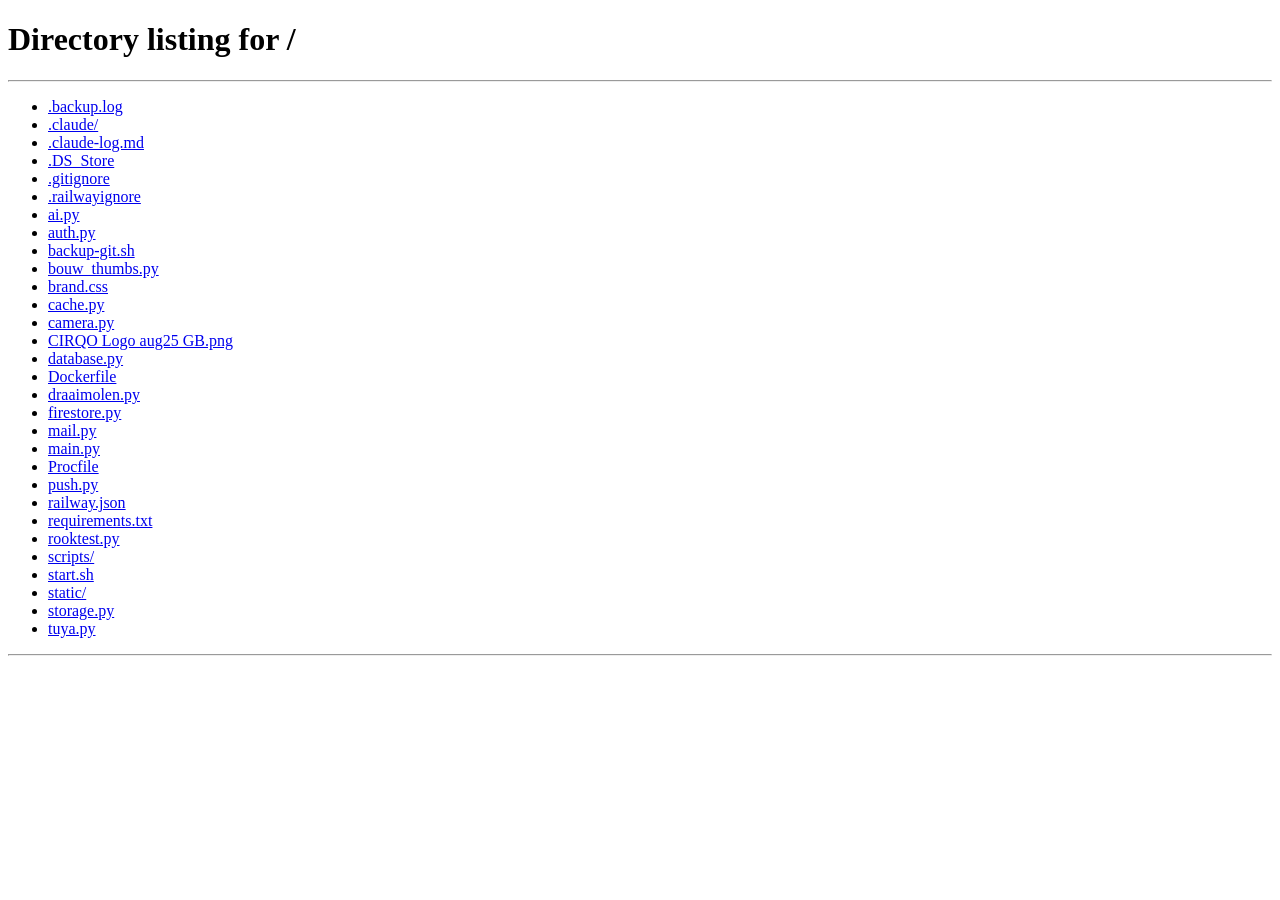
<file: static/beheer.html>
<!DOCTYPE html>
<html lang="nl">
<head>
  <meta charset="UTF-8">
  <meta name="viewport" content="width=device-width, initial-scale=1.0, viewport-fit=cover, maximum-scale=1.0, user-scalable=no">
  <meta name="apple-mobile-web-app-capable" content="yes">
  <meta name="apple-mobile-web-app-status-bar-style" content="default">
  <link rel="icon" href="/static/icon-cirqo-192.png">
  <link rel="apple-touch-icon" href="/static/icon-cirqo-192.png">
  <title>Beheer — CIRQO</title>
  <link rel="preconnect" href="https://fonts.googleapis.com">
  <link rel="preconnect" href="https://fonts.gstatic.com" crossorigin>
  <link rel="preload" as="style" href="https://fonts.googleapis.com/css2?family=Outfit:wght@700;800;900&family=Inter:wght@400;500;600;700&display=swap">
  <link rel="stylesheet" href="https://fonts.googleapis.com/css2?family=Outfit:wght@700;800;900&family=Inter:wght@400;500;600;700&display=swap" media="print" onload="this.media='all'">
  <noscript><link rel="stylesheet" href="https://fonts.googleapis.com/css2?family=Outfit:wght@700;800;900&family=Inter:wght@400;500;600;700&display=swap"></noscript>
  <link rel="preconnect" href="https://fonts.googleapis.com">
  <link rel="preconnect" href="https://fonts.gstatic.com" crossorigin>
  <link rel="stylesheet" href="/static/base.css?v=6">
  <link rel="stylesheet" href="/static/beheer.css?v=3">
  <link rel="stylesheet" href="/brand.css">
  <link rel="stylesheet" href="/static/ux.css?v=4">
  <script>
    (function() {
      var r = localStorage.getItem('role');
      if (r !== 'superadmin') { location.replace('/'); throw new Error('Geen toegang'); }
      document.documentElement.style.visibility = 'hidden';
    })();
  </script>
</head>
<body>

  <header class="hdr">
    <img src="/static/bouwkringloop-logo.jpg" class="hdr-logo-img" alt="De Bouwkringloop">
    <div class="hdr-actions">
      <a href="/" class="hdr-btn">Scannen</a>
      <button class="hdr-btn danger" onclick="logout()">Uitloggen</button>
    </div>
  </header>

  <nav class="tabbar">
    <button class="tabbar-btn active" data-tab="gebruikers">
      <svg width="20" height="20" viewBox="0 0 24 24" fill="none" stroke="currentColor" stroke-width="1.8" stroke-linecap="round" stroke-linejoin="round"><path d="M17 21v-2a4 4 0 0 0-4-4H5a4 4 0 0 0-4 4v2"/><circle cx="9" cy="7" r="4"/><path d="M23 21v-2a4 4 0 0 0-3-3.87"/><path d="M16 3.13a4 4 0 0 1 0 7.75"/></svg>
      <small>Gebruikers</small>
    </button>
    <button class="tabbar-btn" data-tab="bedrijven">
      <svg width="20" height="20" viewBox="0 0 24 24" fill="none" stroke="currentColor" stroke-width="1.8" stroke-linecap="round" stroke-linejoin="round"><rect x="2" y="7" width="20" height="14" rx="2"/><path d="M16 7V5a2 2 0 0 0-2-2h-4a2 2 0 0 0-2 2v2"/></svg>
      <small>Bedrijven</small>
    </button>
    <button class="tabbar-btn" data-tab="inzamellijst">
      <svg width="20" height="20" viewBox="0 0 24 24" fill="none" stroke="currentColor" stroke-width="1.8" stroke-linecap="round" stroke-linejoin="round"><polyline points="9 11 12 14 22 4"/><path d="M21 12v7a2 2 0 0 1-2 2H5a2 2 0 0 1-2-2V5a2 2 0 0 1 2-2h11"/></svg>
      <small>Inzamellijst</small>
    </button>
    <button class="tabbar-btn" data-tab="gemeenten" id="tab-gemeenten-btn" style="display:none;">
      <svg width="20" height="20" viewBox="0 0 24 24" fill="none" stroke="currentColor" stroke-width="1.8" stroke-linecap="round" stroke-linejoin="round"><path d="M3 9l9-7 9 7v11a2 2 0 0 1-2 2H5a2 2 0 0 1-2-2z"/><polyline points="9 22 9 12 15 12 15 22"/></svg>
      <small>Gemeenten</small>
    </button>
    <button class="tabbar-btn" data-tab="adoptie">
      <svg width="20" height="20" viewBox="0 0 24 24" fill="none" stroke="currentColor" stroke-width="1.8" stroke-linecap="round" stroke-linejoin="round"><path d="M22 12h-4l-3 9L9 3l-3 9H2"/></svg>
      <small>Adoptie</small>
    </button>
  </nav>

  <!-- Adoptie tab: wie draait de nieuwe app al -->
  <section class="tab" id="tab-adoptie">
    <div class="section-card">
      <div class="section-title">App-gebruik per gebruiker</div>
      <p style="font-size:0.82rem;color:var(--muted);line-height:1.5;margin:0 0 12px;">
        Toont via welk kanaal iedereen de app het laatst opende. Zo zie je wie al is
        overgestapt naar de App Store- of Play Store-versie.</p>
      <label style="display:flex;align-items:center;gap:8px;font-size:0.85rem;cursor:pointer;">
        <input type="checkbox" id="adoptie-verberg-test" checked>
        Test- en beheeraccounts verbergen
      </label>
    </div>
    <div id="adoptie-samenvatting" style="display:flex;gap:8px;flex-wrap:wrap;margin:0 0 12px;"></div>
    <div id="adoptie-list"></div>
  </section>

  <!-- Gebruikers tab -->
  <section class="tab active" id="tab-gebruikers">
    <div class="section-card">
      <div class="section-title">Nieuwe gebruiker</div>
      <div class="field"><label>Gebruikersnaam</label><input type="text" id="nu-username" autocomplete="off"></div>
      <div class="field"><label>Wachtwoord</label><input type="password" id="nu-password"></div>
      <div class="field" id="nu-gemeente-field">
        <label>Gemeente</label>
        <select id="nu-gemeente"><option value="">— Selecteer —</option></select>
      </div>
      <div class="field">
        <label>Rol</label>
        <select id="nu-rol">
          <option value="user">Scanner</option>
          <option value="admin">Gemeente-beheerder</option>
        </select>
      </div>
      <button class="btn btn-primary" onclick="gebruikerToevoegen()">Gebruiker aanmaken</button>
      <div class="error-bar" id="nu-fout"></div>
    </div>

    <div id="users-list"></div>
  </section>

  <!-- Bedrijven tab -->
  <section class="tab" id="tab-bedrijven">
    <div class="section-card">
      <div class="section-title">Bedrijf toevoegen</div>
      <div class="field"><label>Bedrijfsnaam</label><input type="text" id="nb-naam" placeholder="bijv. Hout Recycling BV"></div>
      <div class="field" id="nb-gemeente-field">
        <label>Gemeente</label>
        <input type="text" id="nb-gemeente" placeholder="bijv. Amsterdam">
      </div>
      <div class="field"><label>Contactpersoon</label><input type="text" id="nb-contact" placeholder="Jan de Vries"></div>
      <div class="field"><label>E-mail</label><input type="email" id="nb-email" placeholder="info@bedrijf.nl"></div>
      <div class="field"><label>Telefoon</label><input type="tel" id="nb-tel" placeholder="06-12345678"></div>
      <div class="field">
        <label>Categorieën (wat nemen ze af?)</label>
        <div id="nb-cats" class="cat-checkboxes"></div>
      </div>
      <div style="margin:16px 0 8px;font-size:0.62rem;font-weight:700;text-transform:uppercase;letter-spacing:0.08em;color:var(--muted);">Login voor bedrijf</div>
      <div class="field"><label>Gebruikersnaam</label><input type="text" id="nb-login-username" placeholder="bijv. houtrecycling-bv" autocomplete="off"></div>
      <div class="field"><label>Wachtwoord</label><input type="password" id="nb-login-password" placeholder="sterk wachtwoord"></div>
      <button class="btn btn-primary" onclick="bedrijfToevoegen()">Bedrijf aanmaken</button>
      <div class="error-bar" id="nb-fout"></div>
    </div>
    <div id="bedrijven-list"></div>
  </section>

  <!-- Inzamellijst tab -->
  <section class="tab" id="tab-inzamellijst">
    <div class="section-card">
      <div class="section-title">Inzamellijst beheren</div>
      <p style="font-size:0.8rem;color:var(--muted);margin-bottom:12px;">
        Vink aan welke producten de container accepteert. De AI geeft bij het scannen automatisch groen of rood terug.
      </p>
      <div id="il-gemeente-field" class="field" style="display:none;">
        <label>Gemeente</label>
        <select id="il-gemeente"><option value="">— Selecteer —</option></select>
      </div>
      <div class="error-bar" id="il-fout"></div>
      <div class="il-save-bar"><span id="il-save-status" class="il-save-status"></span></div>
    </div>
    <div id="inzamellijst-list"></div>
  </section>

  <!-- Gemeenten tab (alleen superadmin) -->
  <section class="tab" id="tab-gemeenten">
    <div class="section-card">
      <div class="section-title">Nieuwe gemeente</div>
      <div class="field"><label>Naam gemeente</label><input type="text" id="ng-naam" placeholder="bijv. Amsterdam"></div>
      <div class="field"><label>Beheerder gebruikersnaam</label><input type="text" id="ng-admin" placeholder="amsterdam-admin"></div>
      <div class="field"><label>Wachtwoord beheerder</label><input type="password" id="ng-pwd"></div>
      <button class="btn btn-primary" onclick="gemeenteToevoegen()">Gemeente aanmaken</button>
      <div class="error-bar" id="ng-fout"></div>
    </div>

    <div id="gemeenten-list"></div>

    <div class="section-card" style="margin-top:16px;">
      <div class="section-title">Gewichten heranalyseren</div>
      <p style="font-size:0.8rem;color:var(--muted);margin-bottom:12px;">Heranalyseer gewichten van alle items in een gemeente met het beste AI-model. Duurt ~5 minuten.</p>
      <div class="field">
        <label>Gemeente</label>
        <select id="heranalyse-gemeente">
          <option value="Almere">Almere</option>
          <option value="Amsterdam">Amsterdam</option>
          <option value="Hardinxveld-Giessendam">Hardinxveld-Giessendam</option>
        </select>
      </div>
      <button class="btn btn-primary" onclick="heranalyseerGewichten()" id="heranalyse-btn">Start heranalyse</button>
      <div class="error-bar" id="heranalyse-status" style="display:none;background:#e8f5e9;color:#2e7d32;border-color:#c8e6c9;"></div>
    </div>
  </section>

  <!-- Gemeente detail panel -->
  <div id="gemeente-detail" class="gd-panel">
    <div class="gd-header">
      <button class="hdr-btn" onclick="closeGemeenteDashboard()">← Terug</button>
      <span id="gd-naam" class="gd-title"></span>
      <span></span>
    </div>
    <div id="gd-body" class="gd-content"></div>
  </div>

  <script src="/static/cirqo-core.js?v=2"></script>
    <script src="/static/beheer.js?v=13"></script>
  <script src="/static/ux.js?v=4"></script>
</body>
</html>
</file>
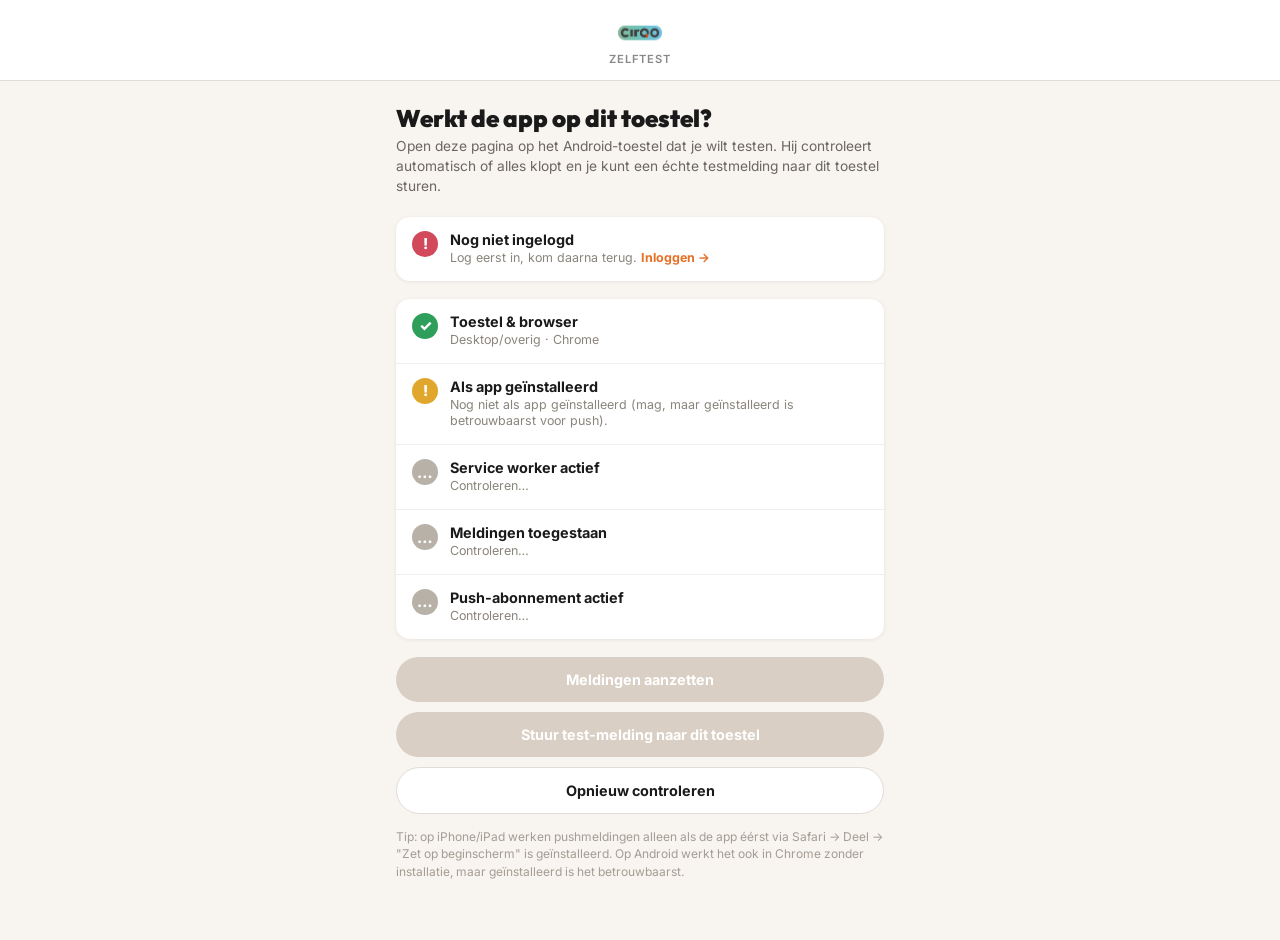
<file: static/check.html>
<!DOCTYPE html>
<html lang="nl">
<head>
  <meta charset="UTF-8">
  <meta name="viewport" content="width=device-width, initial-scale=1.0">
  <meta name="apple-mobile-web-app-title" content="CIRQO">
  <link rel="manifest" href="/static/manifest.json">
  <link rel="icon" href="/static/icon-cirqo-192.png">
  <link rel="apple-touch-icon" href="/static/icon-cirqo-192.png">
  <title>Zelftest — CIRQO</title>
  <link href="https://fonts.googleapis.com/css2?family=Outfit:wght@700;800;900&family=Inter:wght@400;500;600;700&display=swap" rel="stylesheet">
  <style>
    * { box-sizing: border-box; margin: 0; padding: 0; }
    body { font-family: 'Inter', sans-serif; background: #f8f4ef; color: #1a1a1a; min-height: 100vh; }
    .hdr { display: flex; flex-direction: column; align-items: center; padding: 20px 16px 14px; background: #fff; border-bottom: 1px solid #e0ddd8; }
    .hdr img { height: 28px; }
    .hdr-sub { font-size: 0.7rem; color: #888; margin-top: 4px; font-weight: 600; text-transform: uppercase; letter-spacing: 0.08em; }
    .wrap { max-width: 520px; margin: 0 auto; padding: 22px 16px 60px; }
    h1 { font-family: 'Outfit', sans-serif; font-size: 1.5rem; font-weight: 900; margin-bottom: 4px; }
    .lead { font-size: 0.86rem; color: #6b675f; margin-bottom: 20px; line-height: 1.45; }
    .card { background: #fff; border-radius: 14px; box-shadow: 0 1px 4px rgba(0,0,0,0.07); overflow: hidden; margin-bottom: 18px; }
    .row { display: flex; align-items: flex-start; gap: 12px; padding: 14px 16px; border-bottom: 1px solid #f0efeb; }
    .row:last-child { border-bottom: none; }
    .ic { width: 26px; height: 26px; border-radius: 50%; flex-shrink: 0; display: flex; align-items: center; justify-content: center; font-size: 15px; font-weight: 800; color: #fff; background: #c9c4bc; }
    .ic.ok { background: #2e9e5b; } .ic.bad { background: #d1495b; } .ic.warn { background: #e0a72c; } .ic.busy { background: #b7b1a8; }
    .rc-t { font-size: 0.9rem; font-weight: 700; }
    .rc-d { font-size: 0.78rem; color: #8a847b; margin-top: 2px; line-height: 1.35; }
    .btns { display: flex; flex-direction: column; gap: 10px; margin-top: 4px; }
    button { font-family: inherit; font-weight: 700; font-size: 0.9rem; border: none; border-radius: 100px; padding: 14px 20px; cursor: pointer; }
    .b-primary { background: var(--orange, #e67026); color: #fff; }
    .b-primary:disabled { background: #d9cfc4; color: #fff; cursor: not-allowed; }
    .b-ghost { background: #fff; color: #1a1a1a; border: 1.5px solid #e0ddd8; }
    .note { font-size: 0.75rem; color: #a49d93; margin-top: 14px; line-height: 1.45; }
    .log { font-family: ui-monospace, monospace; font-size: 0.72rem; color: #6b675f; background: #fff; border-radius: 10px; padding: 10px 12px; margin-top: 12px; white-space: pre-wrap; display: none; }
    .log.show { display: block; }
    a.link { color: var(--orange,#e67026); font-weight: 700; text-decoration: none; }
  </style>
</head>
<body>
  <header class="hdr">
    <img src="/static/cirqo-logo.webp" alt="CIRQO" id="hdr-logo">
    <p class="hdr-sub">Zelftest</p>
  </header>

  <div class="wrap">
    <h1>Werkt de app op dit toestel?</h1>
    <p class="lead">Open deze pagina op het Android-toestel dat je wilt testen. Hij controleert automatisch of alles klopt en je kunt een échte testmelding naar dit toestel sturen.</p>

    <div id="auth-warn" style="display:none" class="card"><div class="row"><div class="ic bad">!</div>
      <div><div class="rc-t">Nog niet ingelogd</div><div class="rc-d">Log eerst in, kom daarna terug. <a class="link" id="login-link" href="/login?redirect=/check">Inloggen →</a></div></div></div></div>

    <div class="card" id="checks">
      <div class="row" data-k="device"><div class="ic busy">…</div><div><div class="rc-t">Toestel &amp; browser</div><div class="rc-d">Controleren…</div></div></div>
      <div class="row" data-k="installed"><div class="ic busy">…</div><div><div class="rc-t">Als app geïnstalleerd</div><div class="rc-d">Controleren…</div></div></div>
      <div class="row" data-k="sw"><div class="ic busy">…</div><div><div class="rc-t">Service worker actief</div><div class="rc-d">Controleren…</div></div></div>
      <div class="row" data-k="perm"><div class="ic busy">…</div><div><div class="rc-t">Meldingen toegestaan</div><div class="rc-d">Controleren…</div></div></div>
      <div class="row" data-k="push"><div class="ic busy">…</div><div><div class="rc-t">Push-abonnement actief</div><div class="rc-d">Controleren…</div></div></div>
    </div>

    <div class="btns">
      <button class="b-primary" id="btn-enable">Meldingen aanzetten</button>
      <button class="b-primary" id="btn-test" disabled>Stuur test-melding naar dit toestel</button>
      <button class="b-ghost" id="btn-recheck">Opnieuw controleren</button>
    </div>

    <div class="log" id="log"></div>
    <p class="note">Tip: op iPhone/iPad werken pushmeldingen alleen als de app éérst via Safari → Deel → "Zet op beginscherm" is geïnstalleerd. Op Android werkt het ook in Chrome zonder installatie, maar geïnstalleerd is het betrouwbaarst.</p>
  </div>

  <script>
    const token = localStorage.getItem('token');
    function logln(m){ const el=document.getElementById('log'); el.classList.add('show'); el.textContent += m + "\n"; }

    function setRow(k, state, title, desc){
      const row = document.querySelector(`.row[data-k="${k}"]`);
      if(!row) return;
      const ic = row.querySelector('.ic');
      ic.className = 'ic ' + state;
      ic.textContent = state==='ok' ? '✓' : state==='bad' ? '✗' : state==='warn' ? '!' : '…';
      if(title) row.querySelector('.rc-t').textContent = title;
      if(desc!=null) row.querySelector('.rc-d').textContent = desc;
    }

    if(!token){
      document.getElementById('auth-warn').style.display='';
      document.getElementById('btn-enable').disabled = true;
    }

    function deviceInfo(){
      const ua = navigator.userAgent || '';
      const isAndroid = /android/i.test(ua);
      const isIOS = /iphone|ipad|ipod/i.test(ua) || (navigator.platform==='MacIntel' && navigator.maxTouchPoints>1);
      const isChrome = /chrome|crios/i.test(ua) && !/edg|opr/i.test(ua);
      let os = isAndroid ? 'Android' : isIOS ? 'iOS' : 'Desktop/overig';
      let browser = /crios/i.test(ua) ? 'Chrome (iOS)' : isChrome ? 'Chrome' : /safari/i.test(ua) ? 'Safari' : /firefox/i.test(ua) ? 'Firefox' : 'onbekend';
      return { isAndroid, isIOS, isChrome, os, browser };
    }

    function urlB64ToUint8(base64){
      const pad = '='.repeat((4 - base64.length % 4) % 4);
      const b64 = (base64 + pad).replace(/-/g,'+').replace(/_/g,'/');
      const raw = atob(b64); const arr = new Uint8Array(raw.length);
      for(let i=0;i<raw.length;i++) arr[i]=raw.charCodeAt(i);
      return arr;
    }

    async function getReg(){
      if(!('serviceWorker' in navigator)) return null;
      try{
        let reg = await navigator.serviceWorker.getRegistration();
        if(!reg) reg = await navigator.serviceWorker.register('/sw.js');
        await navigator.serviceWorker.ready;
        return reg;
      }catch(e){ return null; }
    }

    async function runChecks(){
      const d = deviceInfo();
      setRow('device','ok','Toestel & browser', `${d.os} · ${d.browser}`);

      const standalone = (window.matchMedia && window.matchMedia('(display-mode: standalone)').matches) || window.navigator.standalone===true;
      setRow('installed', standalone?'ok':'warn', 'Als app geïnstalleerd',
        standalone ? 'Ja — draait als geïnstalleerde app.' : 'Nog niet als app geïnstalleerd (mag, maar geïnstalleerd is betrouwbaarst voor push).');

      if(!('serviceWorker' in navigator)){ setRow('sw','bad','Service worker actief','Deze browser ondersteunt geen service workers.'); }
      const reg = await getReg();
      setRow('sw', reg?'ok':'bad', 'Service worker actief', reg? 'Geregistreerd en actief.' : 'Geen service worker — melding kan niet werken.');

      const perm = ('Notification' in window) ? Notification.permission : 'unsupported';
      setRow('perm', perm==='granted'?'ok':perm==='denied'?'bad':'warn', 'Meldingen toegestaan',
        perm==='granted'?'Toegestaan.':perm==='denied'?'Geweigerd — zet in de browserinstellingen meldingen voor deze site aan.':'Nog niet gevraagd. Tik op "Meldingen aanzetten".');

      let sub = null;
      if(reg && reg.pushManager){ try{ sub = await reg.pushManager.getSubscription(); }catch(e){} }
      setRow('push', sub?'ok':'warn', 'Push-abonnement actief', sub?'Dit toestel is aangemeld voor meldingen.':'Nog geen abonnement. Tik op "Meldingen aanzetten".');

      document.getElementById('btn-test').disabled = !(sub && perm==='granted' && token);
      return { reg, perm, sub };
    }

    async function enablePush(){
      if(!token){ logln('Log eerst in.'); return; }
      const btn = document.getElementById('btn-enable'); btn.disabled = true; btn.textContent = 'Bezig…';
      try{
        if(!('Notification' in window)) throw new Error('Meldingen niet ondersteund');
        const perm = await Notification.requestPermission();
        if(perm !== 'granted'){ logln('Meldingen niet toegestaan ('+perm+').'); await runChecks(); return; }
        const reg = await getReg();
        if(!reg) throw new Error('Service worker registreren mislukt');
        const keyRes = await fetch('/api/push/vapid-key');
        const { public_key } = await keyRes.json();
        let sub = await reg.pushManager.getSubscription();
        if(!sub){
          sub = await reg.pushManager.subscribe({ userVisibleOnly:true, applicationServerKey: urlB64ToUint8(public_key) });
        }
        const r = await fetch('/api/push/subscribe', {
          method:'POST', headers:{'Content-Type':'application/json','Authorization':'Bearer '+token},
          body: JSON.stringify({ subscription: sub })
        });
        if(!r.ok) throw new Error('Opslaan abonnement mislukt ('+r.status+')');
        logln('✓ Meldingen aangezet en abonnement opgeslagen.');
      }catch(e){ logln('Fout: '+e.message); }
      btn.textContent = 'Meldingen aanzetten'; btn.disabled = false;
      await runChecks();
    }

    async function sendTest(){
      const btn = document.getElementById('btn-test'); btn.disabled = true; btn.textContent = 'Versturen…';
      try{
        const r = await fetch('/api/push/test', { method:'POST', headers:{'Authorization':'Bearer '+token} });
        const d = await r.json();
        if(!r.ok) throw new Error('status '+r.status);
        if(d.verstuurd > 0) logln(`✓ Testmelding verstuurd naar ${d.verstuurd} toestel(len). Hij zou nu moeten binnenkomen.`);
        else logln(`Geen melding verstuurd (${d.subscriptions} abonnement(en) gevonden). Zet meldingen opnieuw aan.`);
      }catch(e){ logln('Fout bij versturen: '+e.message); }
      btn.textContent = 'Stuur test-melding naar dit toestel'; btn.disabled = false;
    }

    document.getElementById('btn-enable').addEventListener('click', enablePush);
    document.getElementById('btn-test').addEventListener('click', sendTest);
    document.getElementById('btn-recheck').addEventListener('click', runChecks);
    runChecks();
  </script>
</body>
</html>
</file>
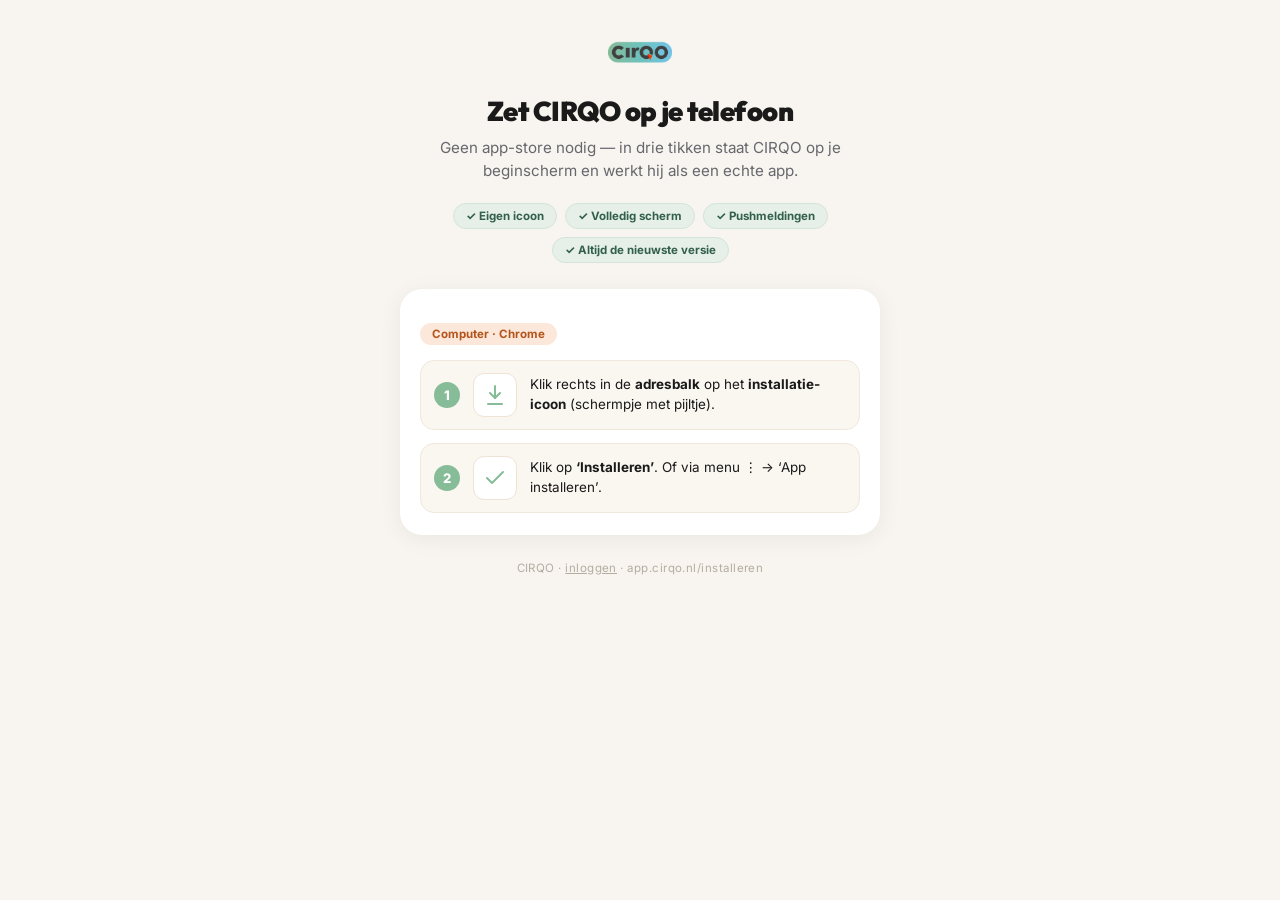
<file: static/installeren.html>
<!DOCTYPE html>
<html lang="nl">
<head>
  <meta charset="UTF-8">
  <meta name="viewport" content="width=device-width, initial-scale=1.0, viewport-fit=cover, maximum-scale=1.0, user-scalable=no">
  <meta name="theme-color" content="#86bc97">
  <link rel="icon" href="/static/favicon.ico">
  <link rel="manifest" href="/static/manifest.json">
  <link rel="apple-touch-icon" href="/static/icon-cirqo-192.png">
  <title>CIRQO installeren — in 3 stappen op je telefoon</title>
  <link rel="preconnect" href="https://fonts.googleapis.com">
  <link rel="preconnect" href="https://fonts.gstatic.com" crossorigin>
  <link rel="preload" as="style" href="https://fonts.googleapis.com/css2?family=Inter:wght@400;600;700;800&family=Outfit:wght@800;900&display=swap">
  <link rel="stylesheet" href="https://fonts.googleapis.com/css2?family=Inter:wght@400;600;700;800&family=Outfit:wght@800;900&display=swap" media="print" onload="this.media='all'">
  <style>
    :root { --orange: #86bc97; --ink: #1a1a1a; --muted: #67676e; --surface: #f8f4ef; --border: #e4e4e9; }
    * { box-sizing: border-box; margin: 0; padding: 0; }
    body {
      font-family: 'Inter', system-ui, sans-serif; color: var(--ink);
      background: var(--surface); min-height: 100dvh;
      -webkit-font-smoothing: antialiased;
    }
    .vel { max-width: 520px; margin: 0 auto; padding: 34px 20px 48px; }
    .logo { display: block; height: 40px; margin: 0 auto 22px; }
    h1 {
      font-family: 'Outfit', sans-serif; font-size: 1.7rem; font-weight: 900;
      text-align: center; letter-spacing: -0.02em; line-height: 1.15;
    }
    .sub { text-align: center; font-size: 0.95rem; color: var(--muted); margin: 10px 0 20px; line-height: 1.5; }
    .voordelen {
      display: flex; justify-content: center; gap: 8px; flex-wrap: wrap; margin-bottom: 26px;
    }
    .voordeel {
      font-size: 0.72rem; font-weight: 700; color: #33604a;
      background: #e6f0e9; border: 1px solid #d2e5d8;
      padding: 5px 12px; border-radius: 100px;
    }
    .gids-kaart {
      background: #fff; border-radius: 22px; padding: 22px 20px;
      box-shadow: 0 4px 24px rgba(0,0,0,0.06);
    }
    /* De pagina heeft al een eigen kop — de gids-kop alleen verbergen als er
       stappen volgen (bij 'Al gelukt' is de kop juist de boodschap) */
    #ig-inline > .ig-kop:has(+ .ig-browser) { display: none; }
    .voet { text-align: center; font-size: 0.72rem; color: #b3ada2; margin-top: 26px; letter-spacing: 0.04em; }
    .voet a { color: inherit; }
  </style>
</head>
<body>
  <div class="vel">
    <img class="logo" src="/static/cirqo-logo.webp" alt="CIRQO">
    <h1>Zet CIRQO op je telefoon</h1>
    <p class="sub">Geen app-store nodig — in drie tikken staat CIRQO op je beginscherm en werkt hij als een echte app.</p>
    <div class="voordelen">
      <span class="voordeel">✓ Eigen icoon</span>
      <span class="voordeel">✓ Volledig scherm</span>
      <span class="voordeel">✓ Pushmeldingen</span>
      <span class="voordeel">✓ Altijd de nieuwste versie</span>
    </div>
    <div class="gids-kaart">
      <div id="ig-inline"></div>
    </div>
    <p class="voet">CIRQO · <a href="/login">inloggen</a> · app.cirqo.nl/installeren</p>
  </div>
  <script src="/static/install-gids.js"></script>
</body>
</html>
</file>
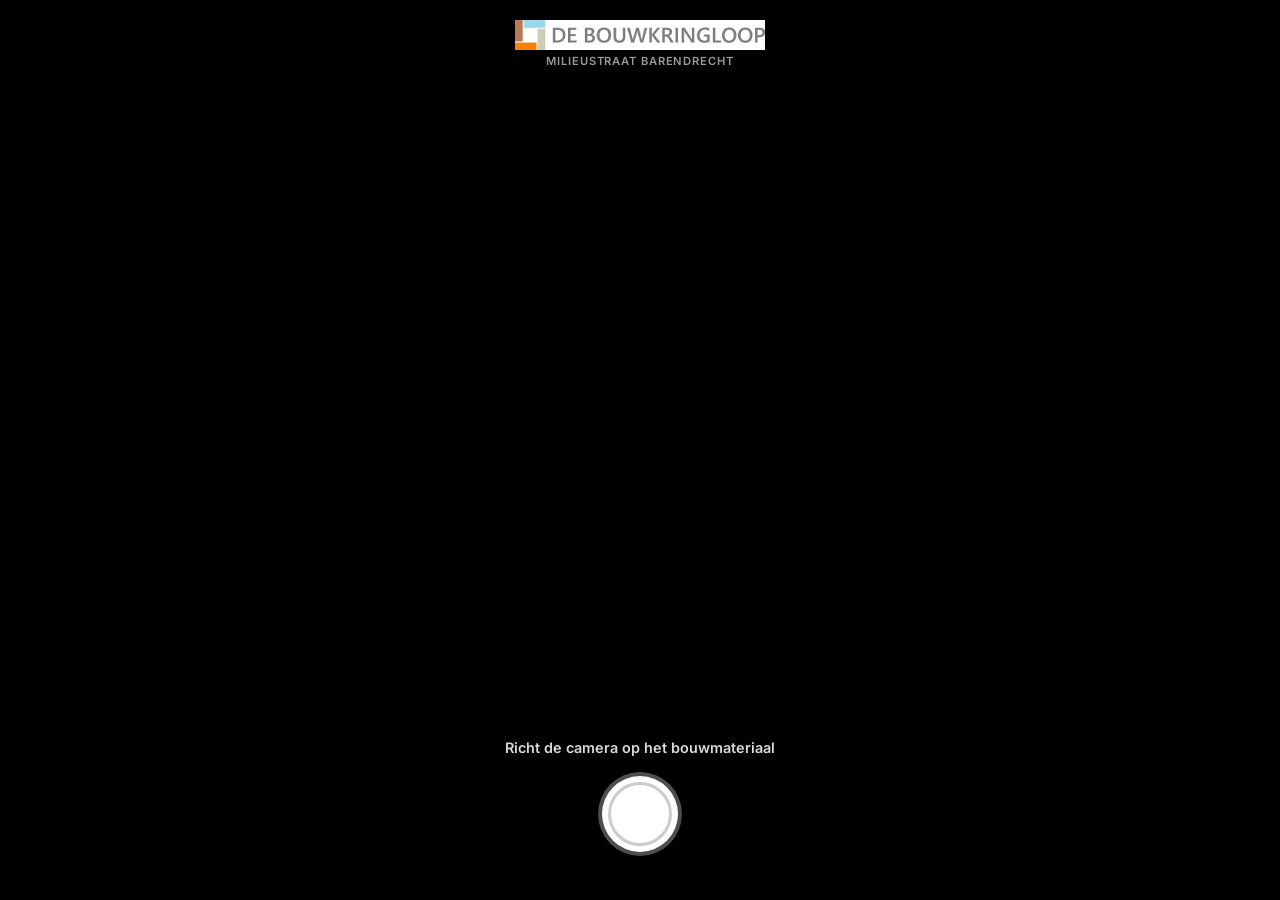
<file: static/kiosk.html>
<!DOCTYPE html>
<html lang="nl">
<head>
  <meta charset="UTF-8">
  <meta name="viewport" content="width=device-width, initial-scale=1.0, user-scalable=no">
  <link rel="icon" href="/static/favicon.ico">
  <link rel="apple-touch-icon" href="/static/icon-bouwkringloop-192.png">
  <title>De Bouwkringloop · Kiosk</title>
  <link href="https://fonts.googleapis.com/css2?family=Outfit:wght@700;800;900&family=Inter:wght@400;500;600;700&display=swap" rel="stylesheet">
  <link rel="stylesheet" href="/static/kiosk.css">
  <link rel="stylesheet" href="/brand.css">
  <link rel="stylesheet" href="/static/ux.css?v=4">
</head>
<body>

  <!-- Scherm 1: Camera -->
  <div id="scherm-camera" class="scherm actief">
    <div class="kiosk-hdr">
      <img src="/static/bouwkringloop-logo.jpg" class="kiosk-logo" alt="De Bouwkringloop">
      <p class="kiosk-sub">Milieustraat Barendrecht</p>
    </div>
    <div class="camera-wrap">
      <video id="video" autoplay playsinline></video>
      <canvas id="canvas" style="display:none"></canvas>
      <div class="camera-kader"></div>
    </div>
    <div class="camera-footer">
      <p class="camera-instructie">Richt de camera op het bouwmateriaal</p>
      <button id="scan-btn" class="scan-btn" onclick="maakFoto()">
        <span class="scan-btn-ring"></span>
      </button>
    </div>
  </div>

  <!-- Scherm 2: Laden -->
  <div id="scherm-laden" class="scherm">
    <div class="laden-wrap">
      <div class="laden-spinner"></div>
      <p class="laden-tekst">Analyseren…</p>
    </div>
  </div>

  <!-- Scherm 3: Resultaat -->
  <div id="scherm-resultaat" class="scherm">
    <div id="resultaat-inhoud" class="resultaat-inhoud">
      <div class="resultaat-icoon" id="resultaat-icoon"></div>
      <div class="resultaat-label" id="resultaat-label"></div>
      <div class="resultaat-tekst" id="resultaat-tekst"></div>
    </div>
    <div class="resultaat-footer">
      <div class="resultaat-balk" id="resultaat-balk"></div>
      <button class="opnieuw-btn" onclick="opnieuw()">Opnieuw scannen</button>
    </div>
  </div>

  <script src="/static/kiosk.js"></script>
  <script src="/static/ux.js?v=4"></script>
</body>
</html>
</file>
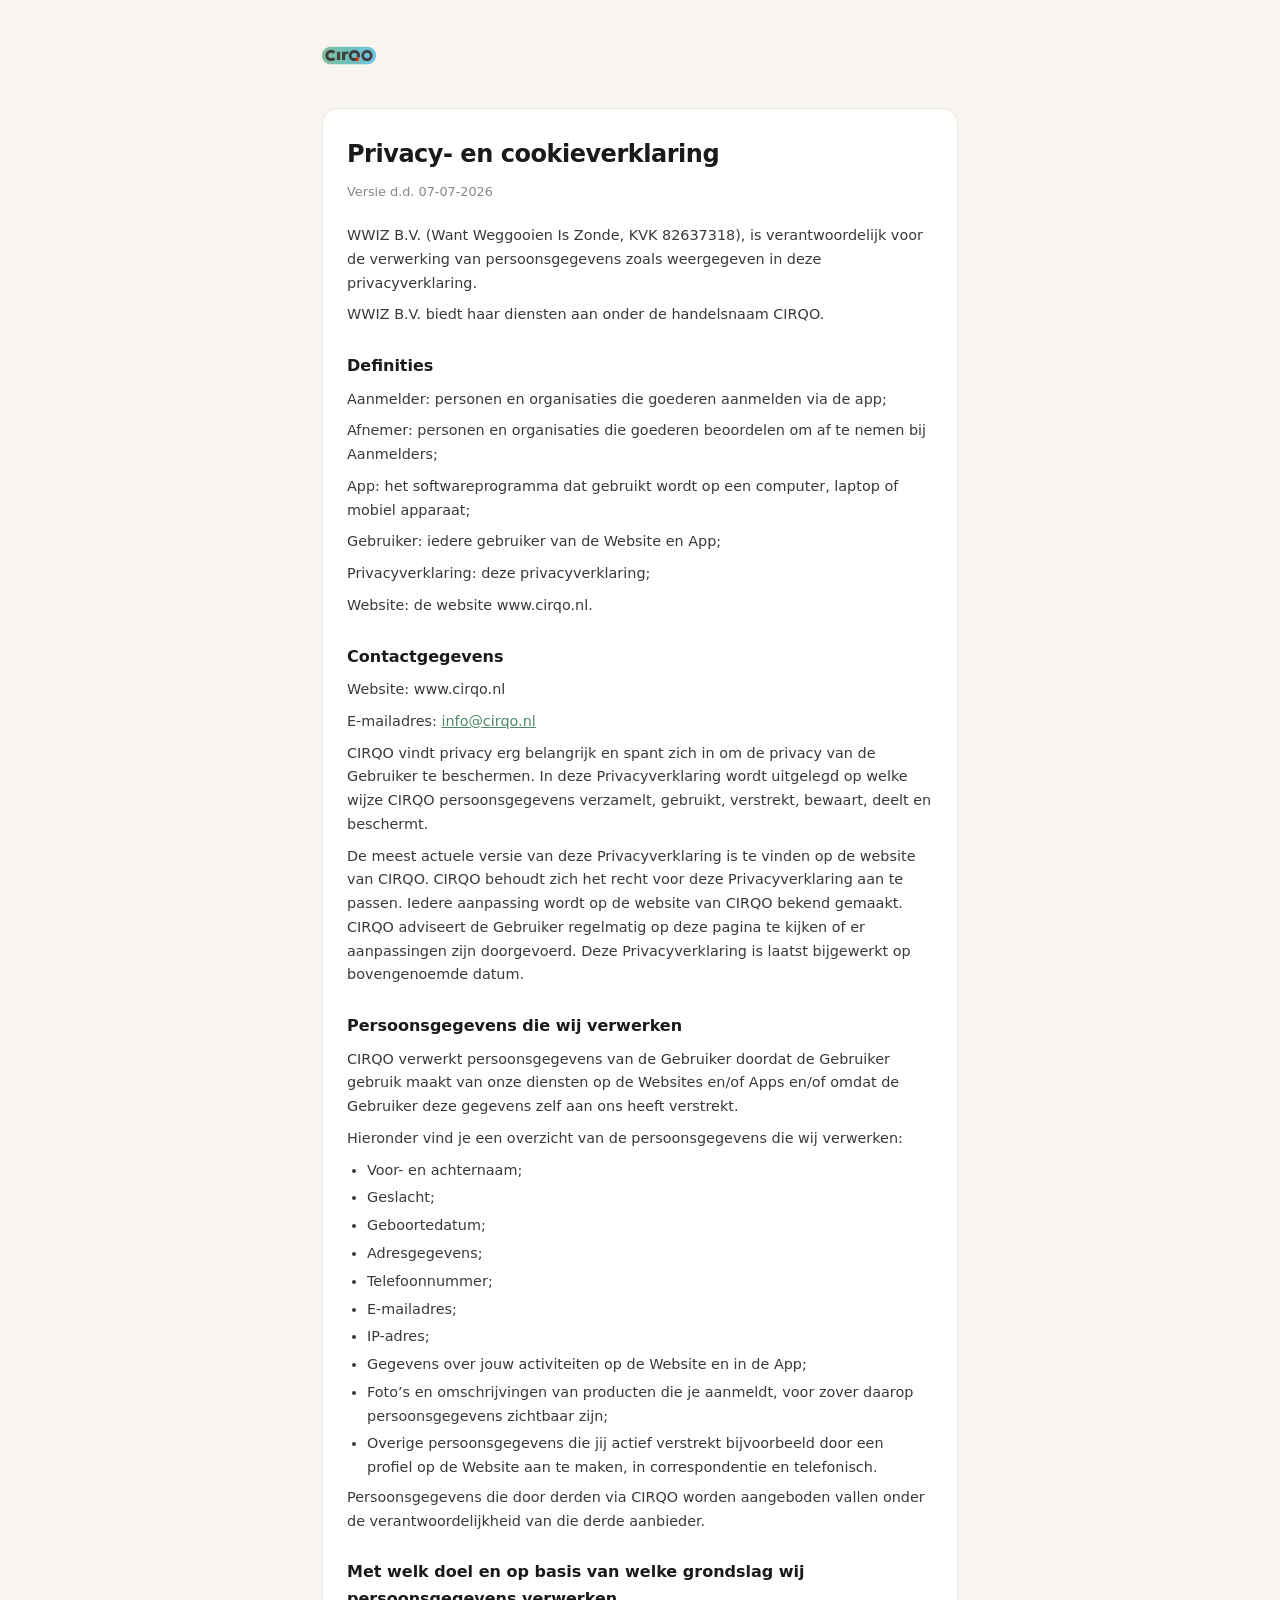
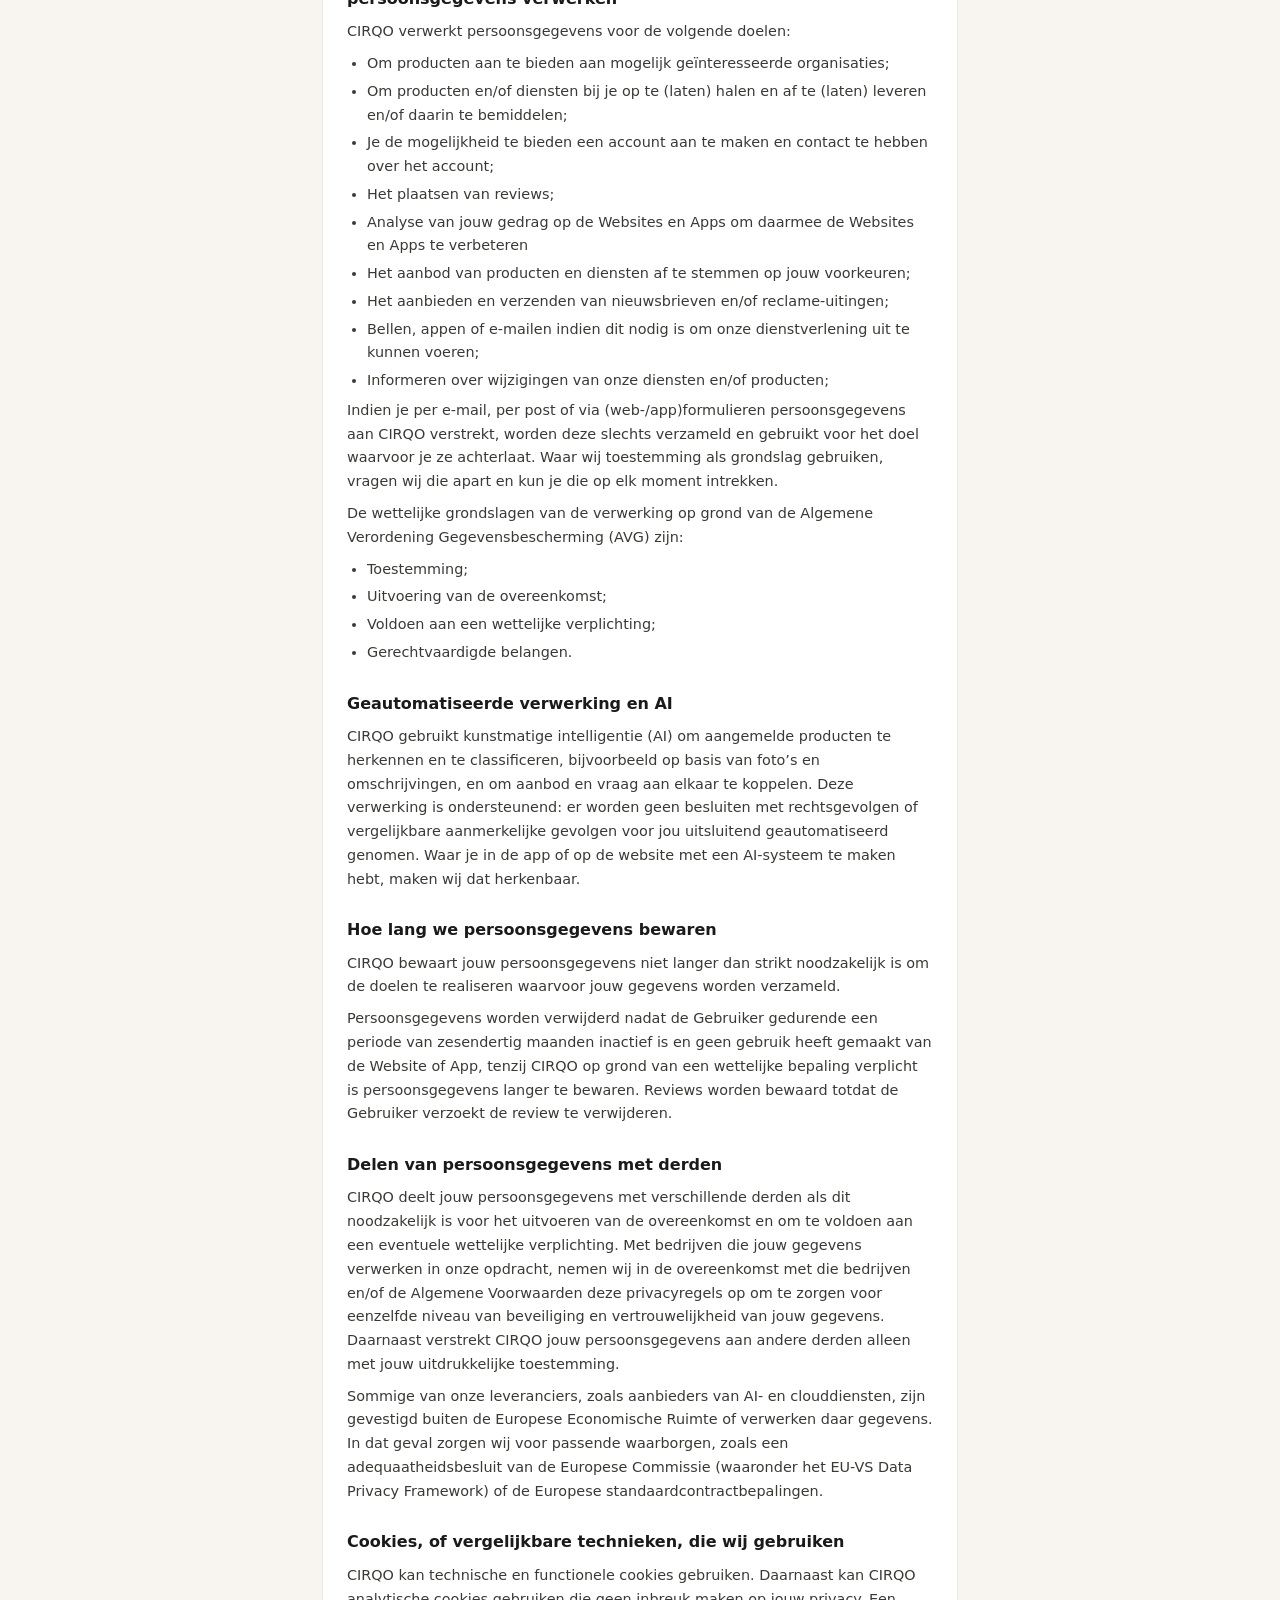
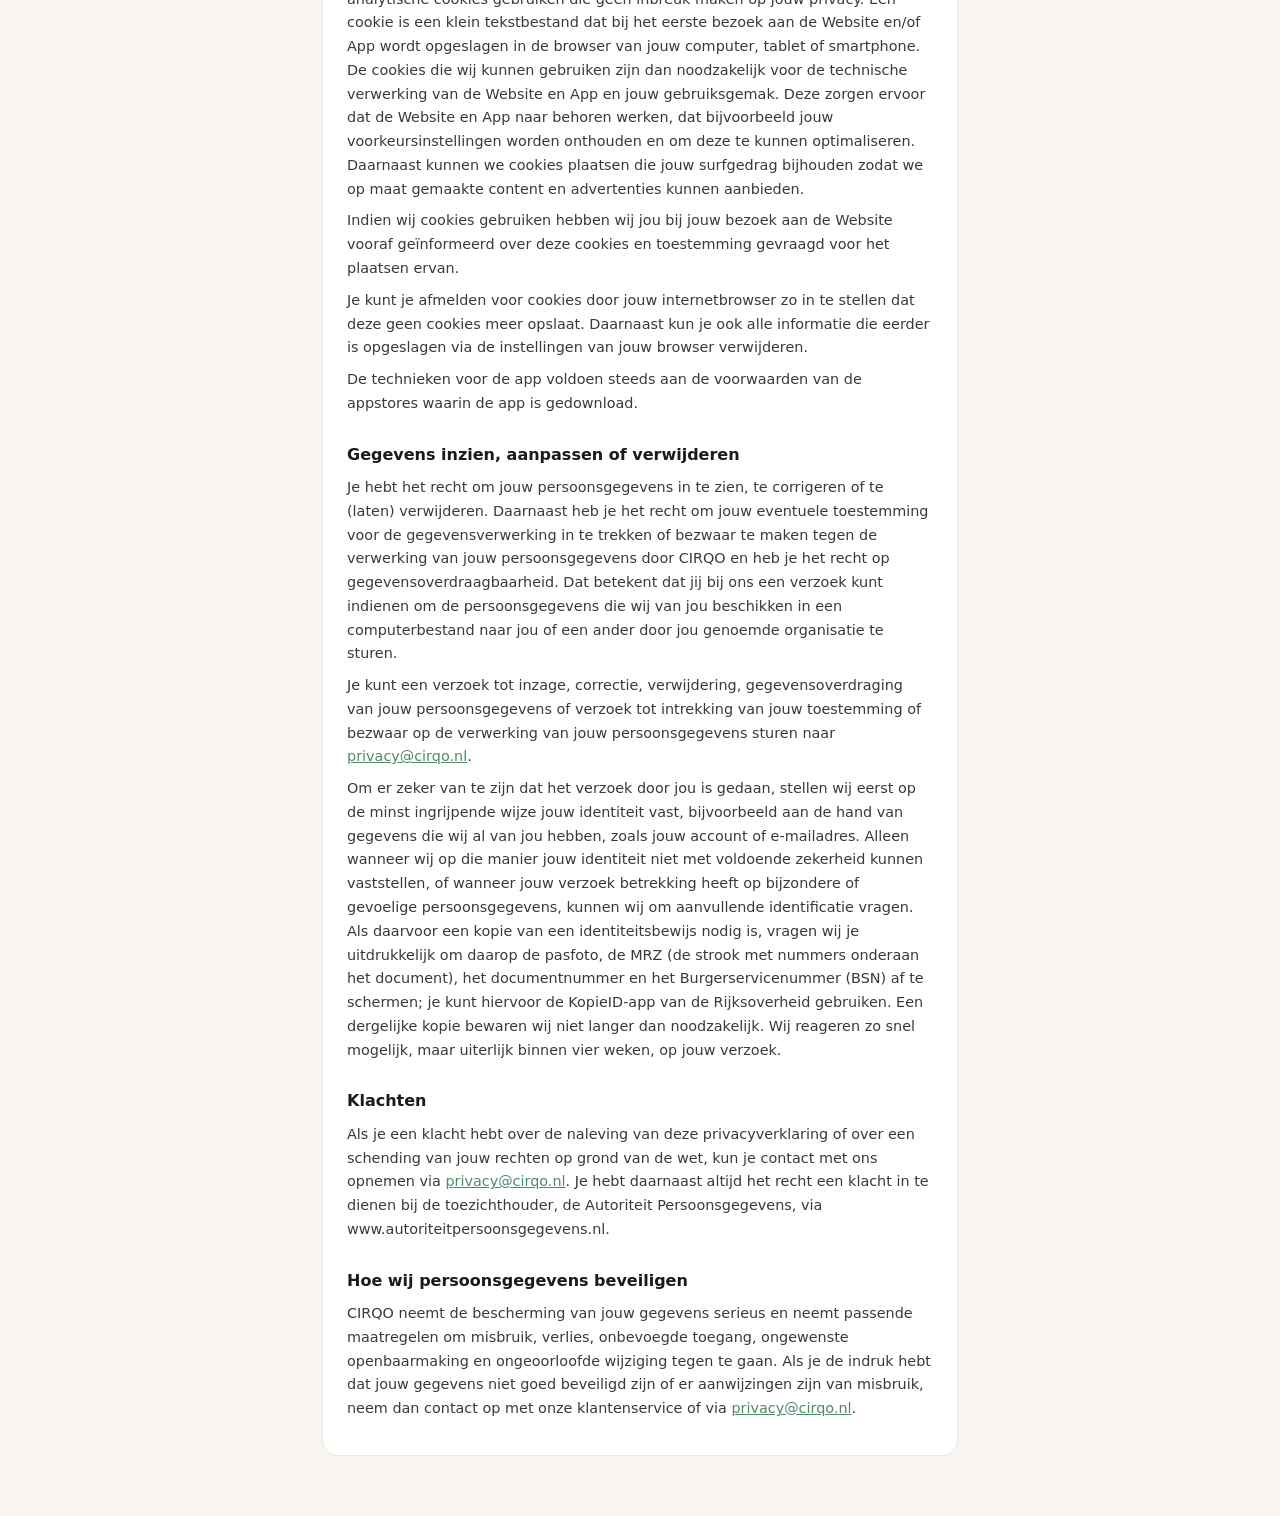
<file: static/privacy.html>
<!DOCTYPE html>
<html lang="nl">
<head>
  <meta charset="UTF-8">
  <meta name="viewport" content="width=device-width, initial-scale=1.0">
  <link rel="icon" href="/static/favicon.ico">
  <title>Privacy- en cookieverklaring — CIRQO</title>
  <style>
    * { box-sizing: border-box; margin: 0; padding: 0; }
    body { font-family: -apple-system, 'Segoe UI', system-ui, sans-serif; color: #1a1a1a;
           background: #f8f4ef; line-height: 1.65; -webkit-font-smoothing: antialiased; }
    .vel { max-width: 680px; margin: 0 auto; padding: 40px 22px 60px; }
    .logo { height: 34px; margin-bottom: 26px; }
    h1 { font-size: 1.5rem; font-weight: 900; letter-spacing: -0.02em; margin-bottom: 6px; }
    .datum { font-size: 0.8rem; color: #8a877f; margin-bottom: 22px; }
    h2 { font-size: 1rem; font-weight: 800; margin: 26px 0 8px; }
    p, li { font-size: 0.9rem; color: #3a3935; }
    ol.leden { padding-left: 22px; margin: 6px 0; }
    ol.leden > li { margin-bottom: 8px; }
    ul { padding-left: 20px; margin: 6px 0; }
    ul > li { margin-bottom: 4px; }
    a { color: #4e8a66; }
    .kaart { background: #fff; border-radius: 16px; padding: 26px 24px; border: 1px solid #ece9e2; }
    .gegevens { margin-top: 22px; padding-top: 16px; border-top: 1px solid #ece9e2; font-size: 0.85rem; color: #67676e; }
  </style>
</head>
<body>
  <div class="vel">
    <img class="logo" src="/static/cirqo-logo.webp" alt="CIRQO">
    <div class="kaart">
<h1>Privacy- en cookieverklaring</h1>
<p class="datum">Versie d.d. 07-07-2026</p>
<p style='margin-bottom:8px;'>WWIZ B.V. (Want Weggooien Is Zonde, KVK 82637318), is verantwoordelijk voor de verwerking van persoonsgegevens zoals weergegeven in deze privacyverklaring.</p>
<p style='margin-bottom:8px;'>WWIZ B.V. biedt haar diensten aan onder de handelsnaam CIRQO.</p>
<h2>Definities</h2>
<p style='margin-bottom:8px;'>Aanmelder: personen en organisaties die goederen aanmelden via de app;</p>
<p style='margin-bottom:8px;'>Afnemer: personen en organisaties die goederen beoordelen om af te nemen bij Aanmelders;</p>
<p style='margin-bottom:8px;'>App: het softwareprogramma dat gebruikt wordt op een computer, laptop of mobiel apparaat;</p>
<p style='margin-bottom:8px;'>Gebruiker: iedere gebruiker van de Website en App;</p>
<p style='margin-bottom:8px;'>Privacyverklaring: deze privacyverklaring;</p>
<p style='margin-bottom:8px;'>Website: de website www.cirqo.nl.</p>
<h2>Contactgegevens</h2>
<p style='margin-bottom:8px;'>Website: www.cirqo.nl</p>
<p style='margin-bottom:8px;'>E-mailadres: <a href="mailto:info@cirqo.nl">info@cirqo.nl</a></p>
<p style='margin-bottom:8px;'>CIRQO vindt privacy erg belangrijk en spant zich in om de privacy van de Gebruiker te beschermen. In deze Privacyverklaring wordt uitgelegd op welke wijze CIRQO persoonsgegevens verzamelt, gebruikt, verstrekt, bewaart, deelt en beschermt.</p>
<p style='margin-bottom:8px;'>De meest actuele versie van deze Privacyverklaring is te vinden op de website van CIRQO. CIRQO behoudt zich het recht voor deze Privacyverklaring aan te passen. Iedere aanpassing wordt op de website van CIRQO bekend gemaakt. CIRQO adviseert de Gebruiker regelmatig op deze pagina te kijken of er aanpassingen zijn doorgevoerd. Deze Privacyverklaring is laatst bijgewerkt op bovengenoemde datum.</p>
<h2>Persoonsgegevens die wij verwerken</h2>
<p style='margin-bottom:8px;'>CIRQO verwerkt persoonsgegevens van de Gebruiker doordat de Gebruiker gebruik maakt van onze diensten op de Websites en/of Apps en/of omdat de Gebruiker deze gegevens zelf aan ons heeft verstrekt.</p>
<p style='margin-bottom:8px;'>Hieronder vind je een overzicht van de persoonsgegevens die wij verwerken:</p>
<ul>
<li>Voor- en achternaam;</li>
<li>Geslacht;</li>
<li>Geboortedatum;</li>
<li>Adresgegevens;</li>
<li>Telefoonnummer;</li>
<li>E-mailadres;</li>
<li>IP-adres;</li>
<li>Gegevens over jouw activiteiten op de Website en in de App;</li>
<li>Foto’s en omschrijvingen van producten die je aanmeldt, voor zover daarop persoonsgegevens zichtbaar zijn;</li>
<li>Overige persoonsgegevens die jij actief verstrekt bijvoorbeeld door een profiel op de Website aan te maken, in correspondentie en telefonisch.</li>
</ul>
<p style='margin-bottom:8px;'>Persoonsgegevens die door derden via CIRQO worden aangeboden vallen onder de verantwoordelijkheid van die derde aanbieder.</p>
<h2>Met welk doel en op basis van welke grondslag wij persoonsgegevens verwerken</h2>
<p style='margin-bottom:8px;'>CIRQO verwerkt persoonsgegevens voor de volgende doelen:</p>
<ul>
<li>Om producten aan te bieden aan mogelijk geïnteresseerde organisaties;</li>
<li>Om producten en/of diensten bij je op te (laten) halen en af te (laten) leveren en/of daarin te bemiddelen;</li>
<li>Je de mogelijkheid te bieden een account aan te maken en contact te hebben over het account;</li>
<li>Het plaatsen van reviews;</li>
<li>Analyse van jouw gedrag op de Websites en Apps om daarmee de Websites en Apps te verbeteren</li>
<li>Het aanbod van producten en diensten af te stemmen op jouw voorkeuren;</li>
<li>Het aanbieden en verzenden van nieuwsbrieven en/of reclame-uitingen;</li>
<li>Bellen, appen of e-mailen indien dit nodig is om onze dienstverlening uit te kunnen voeren;</li>
<li>Informeren over wijzigingen van onze diensten en/of producten;</li>
</ul>
<p style='margin-bottom:8px;'>Indien je per e-mail, per post of via (web-/app)formulieren persoonsgegevens aan CIRQO verstrekt, worden deze slechts verzameld en gebruikt voor het doel waarvoor je ze achterlaat. Waar wij toestemming als grondslag gebruiken, vragen wij die apart en kun je die op elk moment intrekken.</p>
<p style='margin-bottom:8px;'>De wettelijke grondslagen van de verwerking op grond van de Algemene Verordening Gegevensbescherming (AVG) zijn:</p>
<ul>
<li>Toestemming;</li>
<li>Uitvoering van de overeenkomst;</li>
<li>Voldoen aan een wettelijke verplichting;</li>
<li>Gerechtvaardigde belangen.</li>
</ul>
<h2>Geautomatiseerde verwerking en AI</h2>
<p style='margin-bottom:8px;'>CIRQO gebruikt kunstmatige intelligentie (AI) om aangemelde producten te herkennen en te classificeren, bijvoorbeeld op basis van foto’s en omschrijvingen, en om aanbod en vraag aan elkaar te koppelen. Deze verwerking is ondersteunend: er worden geen besluiten met rechtsgevolgen of vergelijkbare aanmerkelijke gevolgen voor jou uitsluitend geautomatiseerd genomen. Waar je in de app of op de website met een AI-systeem te maken hebt, maken wij dat herkenbaar.</p>
<h2>Hoe lang we persoonsgegevens bewaren</h2>
<p style='margin-bottom:8px;'>CIRQO bewaart jouw persoonsgegevens niet langer dan strikt noodzakelijk is om de doelen te realiseren waarvoor jouw gegevens worden verzameld.</p>
<p style='margin-bottom:8px;'>Persoonsgegevens worden verwijderd nadat de Gebruiker gedurende een periode van zesendertig maanden inactief is en geen gebruik heeft gemaakt van de Website of App, tenzij CIRQO op grond van een wettelijke bepaling verplicht is persoonsgegevens langer te bewaren. Reviews worden bewaard totdat de Gebruiker verzoekt de review te verwijderen.</p>
<h2>Delen van persoonsgegevens met derden</h2>
<p style='margin-bottom:8px;'>CIRQO deelt jouw persoonsgegevens met verschillende derden als dit noodzakelijk is voor het uitvoeren van de overeenkomst en om te voldoen aan een eventuele wettelijke verplichting. Met bedrijven die jouw gegevens verwerken in onze opdracht, nemen wij in de overeenkomst met die bedrijven en/of de Algemene Voorwaarden deze privacyregels op om te zorgen voor eenzelfde niveau van beveiliging en vertrouwelijkheid van jouw gegevens. Daarnaast verstrekt CIRQO jouw persoonsgegevens aan andere derden alleen met jouw uitdrukkelijke toestemming.</p>
<p style='margin-bottom:8px;'>Sommige van onze leveranciers, zoals aanbieders van AI- en clouddiensten, zijn gevestigd buiten de Europese Economische Ruimte of verwerken daar gegevens. In dat geval zorgen wij voor passende waarborgen, zoals een adequaatheidsbesluit van de Europese Commissie (waaronder het EU-VS Data Privacy Framework) of de Europese standaardcontractbepalingen.</p>
<h2>Cookies, of vergelijkbare technieken, die wij gebruiken</h2>
<p style='margin-bottom:8px;'>CIRQO kan technische en functionele cookies gebruiken. Daarnaast kan CIRQO analytische cookies gebruiken die geen inbreuk maken op jouw privacy. Een cookie is een klein tekstbestand dat bij het eerste bezoek aan de Website en/of App wordt opgeslagen in de browser van jouw computer, tablet of smartphone. De cookies die wij kunnen gebruiken zijn dan noodzakelijk voor de technische verwerking van de Website en App en jouw gebruiksgemak. Deze zorgen ervoor dat de Website en App naar behoren werken, dat bijvoorbeeld jouw voorkeursinstellingen worden onthouden en om deze te kunnen optimaliseren. Daarnaast kunnen we cookies plaatsen die jouw surfgedrag bijhouden zodat we op maat gemaakte content en advertenties kunnen aanbieden.</p>
<p style='margin-bottom:8px;'>Indien wij cookies gebruiken hebben wij jou bij jouw bezoek aan de Website vooraf geïnformeerd over deze cookies en toestemming gevraagd voor het plaatsen ervan.</p>
<p style='margin-bottom:8px;'>Je kunt je afmelden voor cookies door jouw internetbrowser zo in te stellen dat deze geen cookies meer opslaat. Daarnaast kun je ook alle informatie die eerder is opgeslagen via de instellingen van jouw browser verwijderen.</p>
<p style='margin-bottom:8px;'>De technieken voor de app voldoen steeds aan de voorwaarden van de appstores waarin de app is gedownload.</p>
<h2>Gegevens inzien, aanpassen of verwijderen</h2>
<p style='margin-bottom:8px;'>Je hebt het recht om jouw persoonsgegevens in te zien, te corrigeren of te (laten) verwijderen. Daarnaast heb je het recht om jouw eventuele toestemming voor de gegevensverwerking in te trekken of bezwaar te maken tegen de verwerking van jouw persoonsgegevens door CIRQO en heb je het recht op gegevensoverdraagbaarheid. Dat betekent dat jij bij ons een verzoek kunt indienen om de persoonsgegevens die wij van jou beschikken in een computerbestand naar jou of een ander door jou genoemde organisatie te sturen.</p>
<p style='margin-bottom:8px;'>Je kunt een verzoek tot inzage, correctie, verwijdering, gegevensoverdraging van jouw persoonsgegevens of verzoek tot intrekking van jouw toestemming of bezwaar op de verwerking van jouw persoonsgegevens sturen naar <a href="mailto:privacy@cirqo.nl">privacy@cirqo.nl</a>.</p>
<p style='margin-bottom:8px;'>Om er zeker van te zijn dat het verzoek door jou is gedaan, stellen wij eerst op de minst ingrijpende wijze jouw identiteit vast, bijvoorbeeld aan de hand van gegevens die wij al van jou hebben, zoals jouw account of e-mailadres. Alleen wanneer wij op die manier jouw identiteit niet met voldoende zekerheid kunnen vaststellen, of wanneer jouw verzoek betrekking heeft op bijzondere of gevoelige persoonsgegevens, kunnen wij om aanvullende identificatie vragen. Als daarvoor een kopie van een identiteitsbewijs nodig is, vragen wij je uitdrukkelijk om daarop de pasfoto, de MRZ (de strook met nummers onderaan het document), het documentnummer en het Burgerservicenummer (BSN) af te schermen; je kunt hiervoor de KopieID-app van de Rijksoverheid gebruiken. Een dergelijke kopie bewaren wij niet langer dan noodzakelijk. Wij reageren zo snel mogelijk, maar uiterlijk binnen vier weken, op jouw verzoek.</p>
<h2>Klachten</h2>
<p style='margin-bottom:8px;'>Als je een klacht hebt over de naleving van deze privacyverklaring of over een schending van jouw rechten op grond van de wet, kun je contact met ons opnemen via <a href="mailto:privacy@cirqo.nl">privacy@cirqo.nl</a>. Je hebt daarnaast altijd het recht een klacht in te dienen bij de toezichthouder, de Autoriteit Persoonsgegevens, via www.autoriteitpersoonsgegevens.nl.</p>
<h2>Hoe wij persoonsgegevens beveiligen</h2>
<p style='margin-bottom:8px;'>CIRQO neemt de bescherming van jouw gegevens serieus en neemt passende maatregelen om misbruik, verlies, onbevoegde toegang, ongewenste openbaarmaking en ongeoorloofde wijziging tegen te gaan. Als je de indruk hebt dat jouw gegevens niet goed beveiligd zijn of er aanwijzingen zijn van misbruik, neem dan contact op met onze klantenservice of via <a href="mailto:privacy@cirqo.nl">privacy@cirqo.nl</a>.</p>
    </div>
  </div>
</body>
</html>
</file>
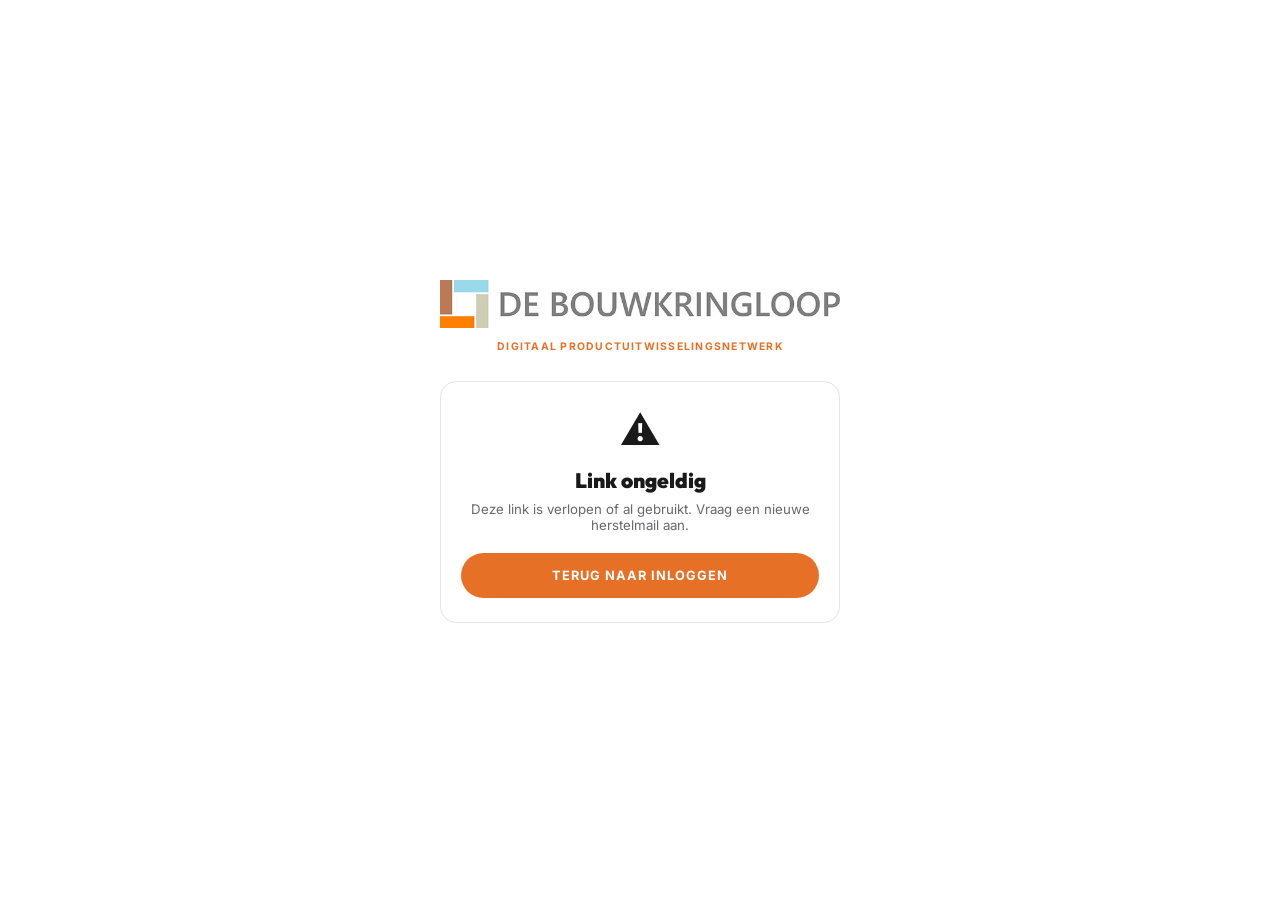
<file: static/reset-wachtwoord.html>
<!DOCTYPE html>
<html lang="nl">
<head>
  <meta charset="UTF-8">
  <meta name="viewport" content="width=device-width, initial-scale=1.0, viewport-fit=cover, maximum-scale=1.0, user-scalable=no">
  <title>Wachtwoord instellen — CIRQO</title>
  <link rel="preconnect" href="https://fonts.googleapis.com">
  <link rel="preconnect" href="https://fonts.gstatic.com" crossorigin>
  <link rel="preload" as="style" href="https://fonts.googleapis.com/css2?family=Outfit:wght@700;800;900&family=Inter:wght@400;500;600;700&display=swap">
  <link rel="stylesheet" href="https://fonts.googleapis.com/css2?family=Outfit:wght@700;800;900&family=Inter:wght@400;500;600;700&display=swap" media="print" onload="this.media='all'">
  <noscript><link rel="stylesheet" href="https://fonts.googleapis.com/css2?family=Outfit:wght@700;800;900&family=Inter:wght@400;500;600;700&display=swap"></noscript>
  <link rel="icon" href="/static/icon-cirqo-192.png">
  <link rel="preconnect" href="https://fonts.googleapis.com">
  <link rel="preconnect" href="https://fonts.gstatic.com" crossorigin>
  <link rel="stylesheet" href="/static/base.css?v=6">
  <link rel="stylesheet" href="/brand.css">
  <style>
    body {
      min-height: 100dvh; display: flex; flex-direction: column;
      justify-content: center;
      padding: calc(env(safe-area-inset-top) + 32px) 16px
               calc(env(safe-area-inset-bottom) + 32px);
    }
    .wrap { width: 100%; max-width: 400px; margin: 0 auto; }
    .brand-sub {
      font-size: 0.65rem; font-weight: 700;
      text-transform: uppercase; letter-spacing: 0.12em;
      color: var(--orange); margin-top: 4px;
    }
    .panel {
      background: #fff; border: 1px solid var(--border);
      border-radius: 16px; padding: 24px 20px;
    }
    .panel h1 {
      font-family: 'Outfit', sans-serif;
      font-size: 1.6rem; font-weight: 900; margin-bottom: 8px;
    }
    .panel p { font-size: 0.83rem; color: var(--muted); margin-bottom: 20px; }
  </style>
</head>
<body>
  <div class="wrap">
    <div style="text-align:center;margin-bottom:28px;">
      <img src="/static/bouwkringloop-logo.jpg" alt="De Bouwkringloop" style="height:52px;max-width:100%;width:auto;margin:0 auto 10px;display:block;object-fit:contain;">
      <div class="brand-sub">Digitaal productuitwisselingsnetwerk</div>
    </div>

    <div class="panel" id="form-panel">
      <h1>Nieuw wachtwoord</h1>
      <p>Kies een nieuw wachtwoord voor je account.</p>
      <div class="field">
        <label>Nieuw wachtwoord</label>
        <div style="position:relative;">
          <input type="password" id="pwd1" autocomplete="new-password" required style="padding-right:44px;width:100%;box-sizing:border-box;">
          <button type="button" onclick="togglePwd('pwd1',this)" style="position:absolute;right:0;top:0;bottom:0;width:44px;background:none;border:none;cursor:pointer;display:flex;align-items:center;justify-content:center;color:var(--muted);padding:0;">
            <svg width="18" height="18" viewBox="0 0 24 24" fill="none" stroke="currentColor" stroke-width="1.8" stroke-linecap="round" stroke-linejoin="round"><path d="M1 12s4-8 11-8 11 8 11 8-4 8-11 8-11-8-11-8z"/><circle cx="12" cy="12" r="3"/></svg>
          </button>
        </div>
      </div>
      <div class="field">
        <label>Herhaal wachtwoord</label>
        <input type="password" id="pwd2" autocomplete="new-password">
      </div>
      <button id="save-btn" class="btn btn-primary" onclick="setPassword()">Wachtwoord instellen</button>
      <div class="error-bar" id="err"></div>
    </div>

    <div class="panel" id="ok-panel" style="display:none;text-align:center;">
      <div style="font-size:2.5rem;margin-bottom:12px;">✓</div>
      <h1 style="font-size:1.3rem;">Wachtwoord ingesteld!</h1>
      <p>Je kunt nu inloggen met je nieuwe wachtwoord.</p>
      <a href="/login" class="btn btn-primary" style="display:block;text-decoration:none;text-align:center;">Naar inloggen</a>
    </div>

    <div class="panel" id="err-panel" style="display:none;text-align:center;">
      <div style="font-size:2.5rem;margin-bottom:12px;">⚠</div>
      <h1 style="font-size:1.3rem;">Link ongeldig</h1>
      <p>Deze link is verlopen of al gebruikt. Vraag een nieuwe herstelmail aan.</p>
      <a href="/login" class="btn btn-primary" style="display:block;text-decoration:none;text-align:center;">Terug naar inloggen</a>
    </div>
  </div>

  <script>
    const token = new URLSearchParams(location.search).get('token');
    if (!token) {
      document.getElementById('form-panel').style.display = 'none';
      document.getElementById('err-panel').style.display = 'block';
    }

    function togglePwd(id, btn) {
      const i = document.getElementById(id);
      i.type = i.type === 'password' ? 'text' : 'password';
    }

    async function setPassword() {
      const p1 = document.getElementById('pwd1').value;
      const p2 = document.getElementById('pwd2').value;
      const err = document.getElementById('err');
      err.style.display = 'none';
      if (!p1 || p1.length < 6) {
        err.textContent = 'Wachtwoord moet minimaal 6 tekens zijn.'; err.style.display = 'block'; return;
      }
      if (p1 !== p2) {
        err.textContent = 'Wachtwoorden komen niet overeen.'; err.style.display = 'block'; return;
      }
      const btn = document.getElementById('save-btn');
      btn.disabled = true; btn.textContent = 'Bezig…';
      const fd = new FormData();
      fd.append('token', token); fd.append('password', p1);
      try {
        const res = await fetch('/api/auth/reset-password', { method: 'POST', body: fd });
        if (!res.ok) {
          const d = await res.json();
          err.textContent = d.detail || 'Er ging iets mis.'; err.style.display = 'block';
          btn.disabled = false; btn.textContent = 'Wachtwoord instellen';
          if (d.detail && d.detail.includes('verlopen')) {
            document.getElementById('form-panel').style.display = 'none';
            document.getElementById('err-panel').style.display = 'block';
          }
          return;
        }
        document.getElementById('form-panel').style.display = 'none';
        document.getElementById('ok-panel').style.display = 'block';
      } catch (e) {
        err.textContent = 'Verbindingsfout. Probeer opnieuw.'; err.style.display = 'block';
        btn.disabled = false; btn.textContent = 'Wachtwoord instellen';
      }
    }
  </script>
</body>
</html>
</file>
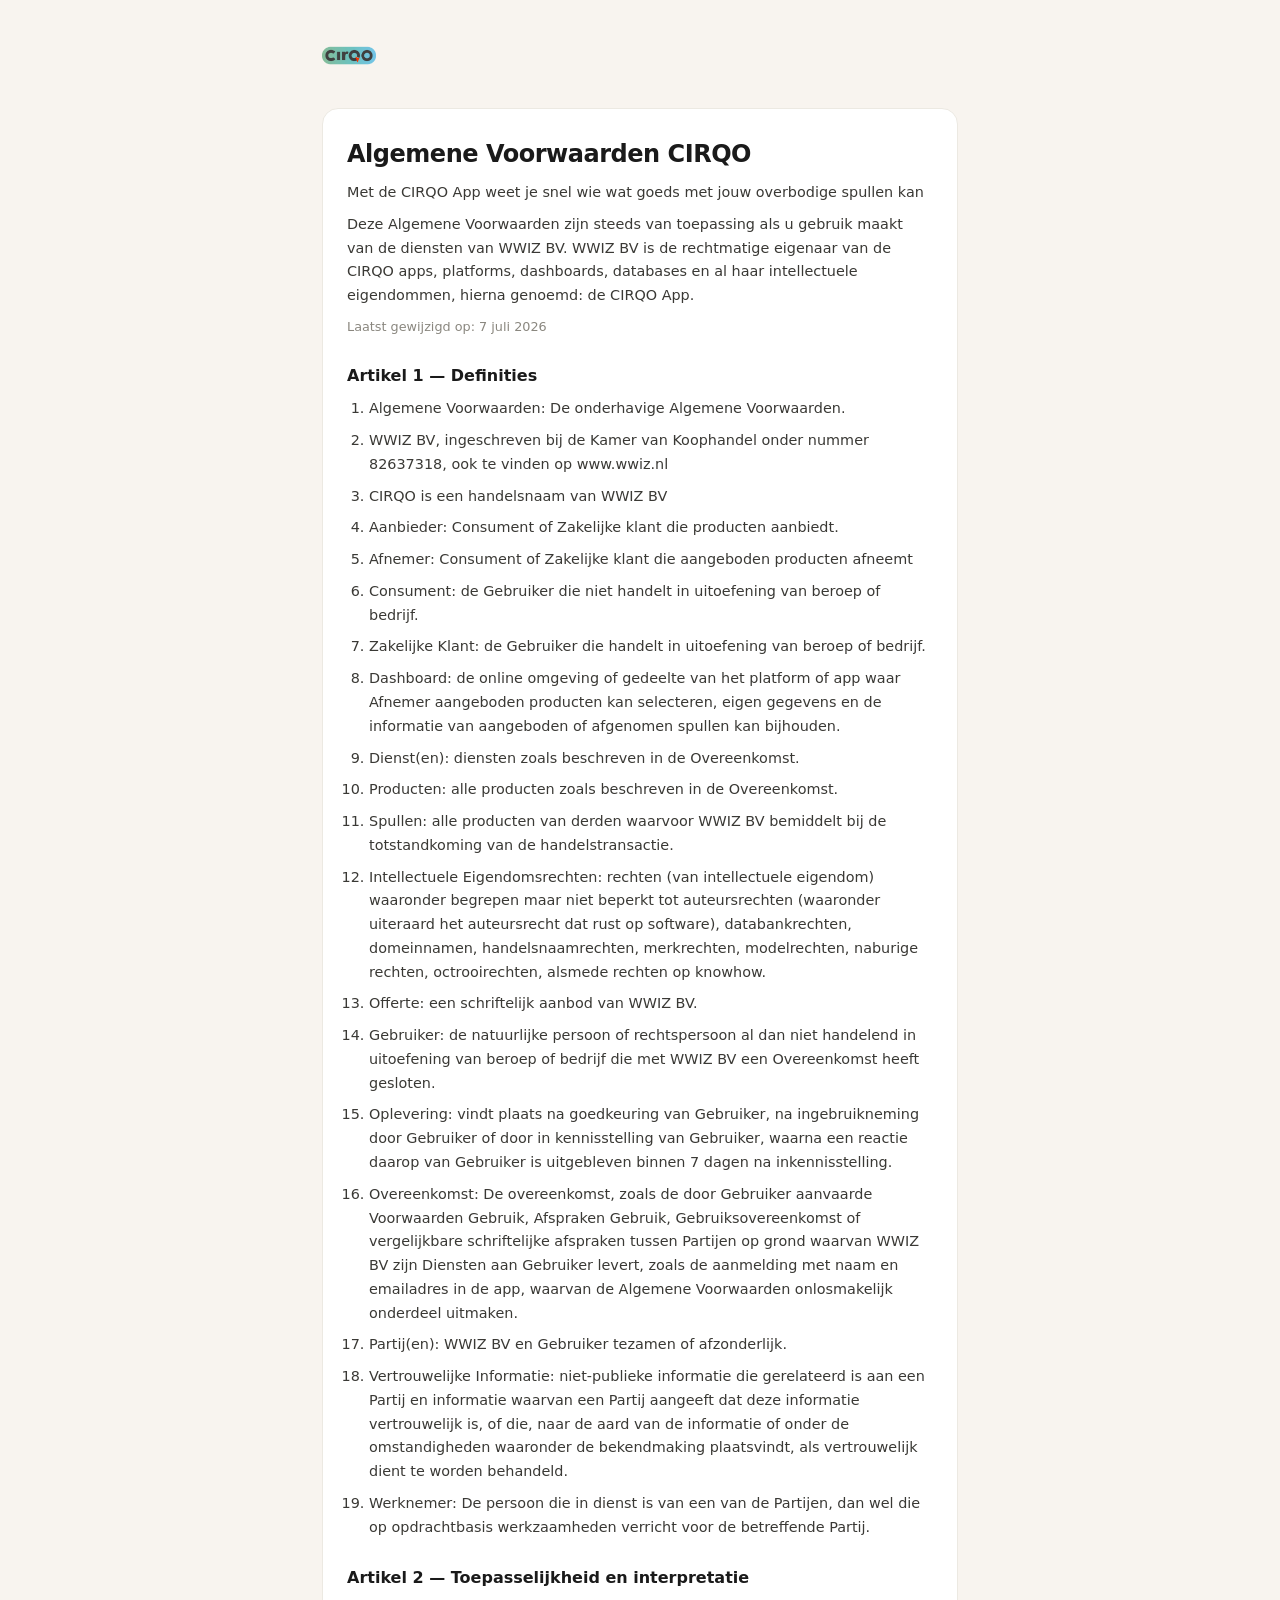
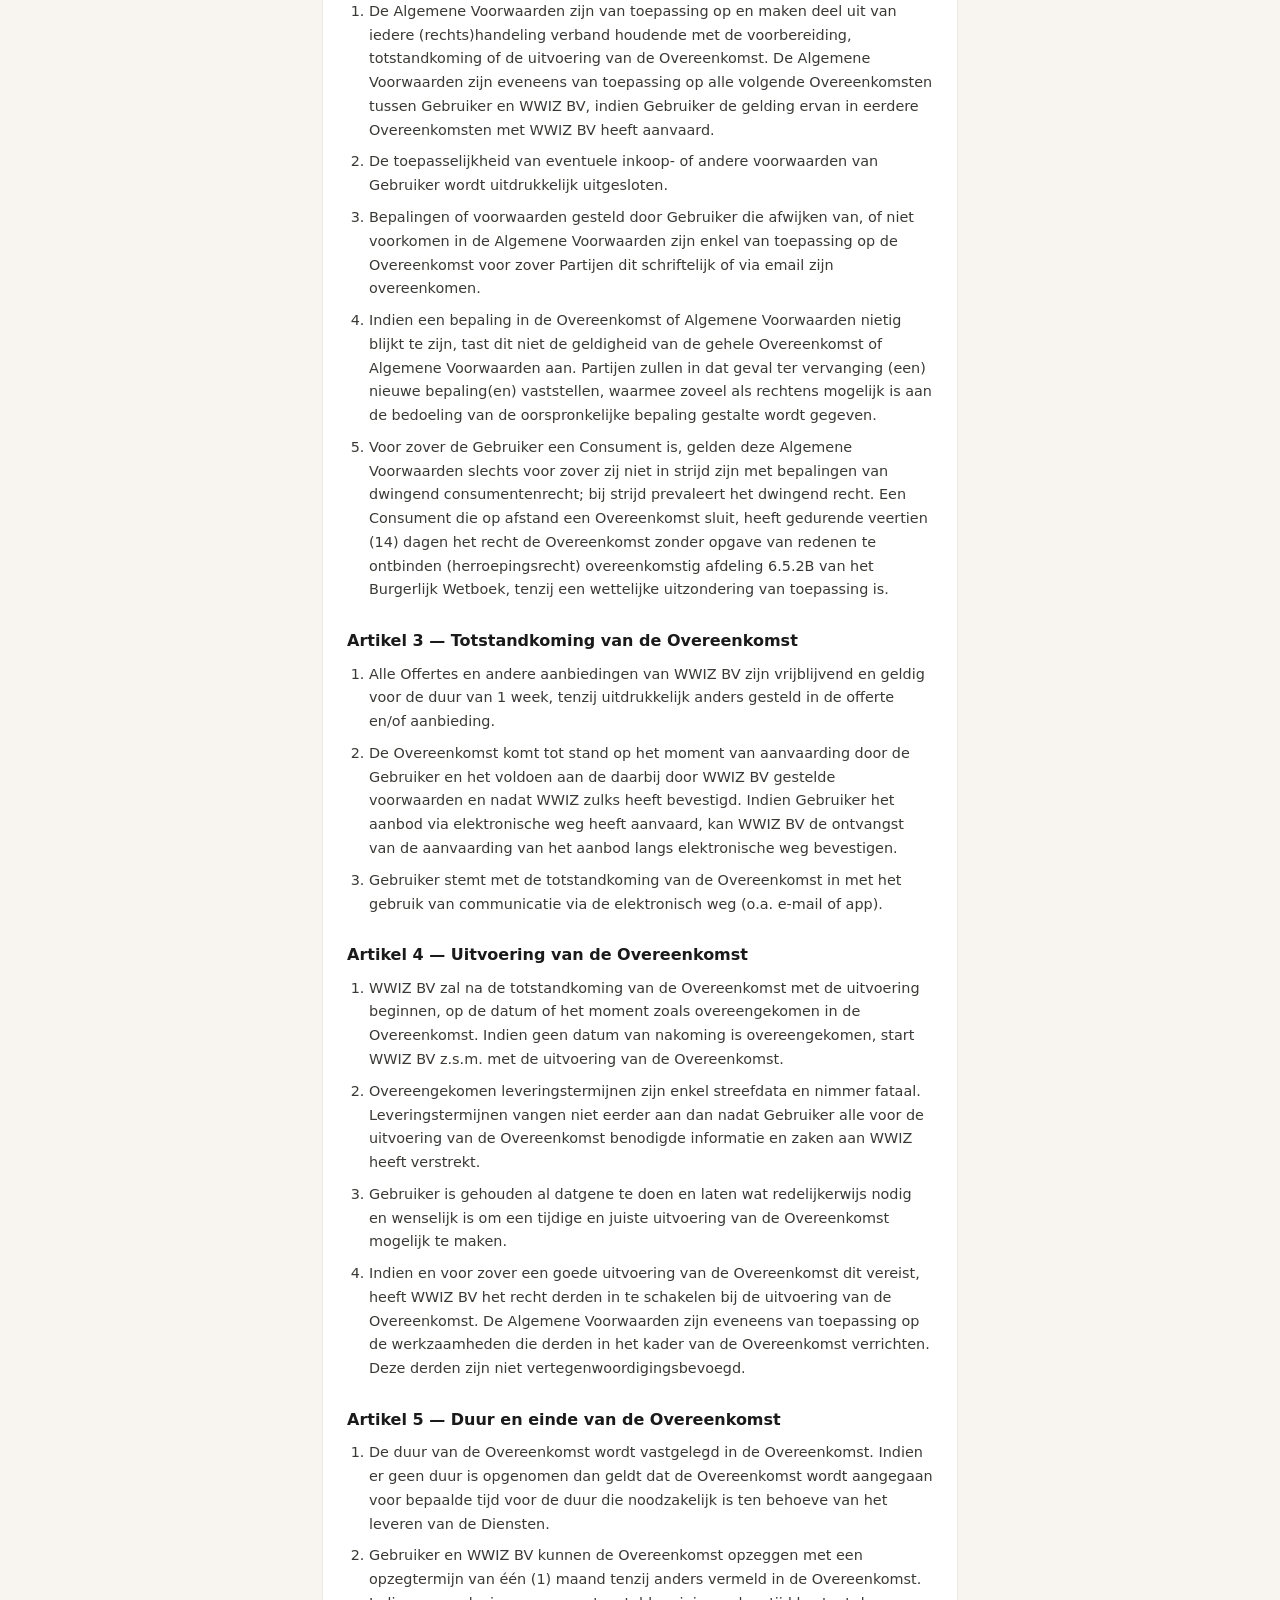
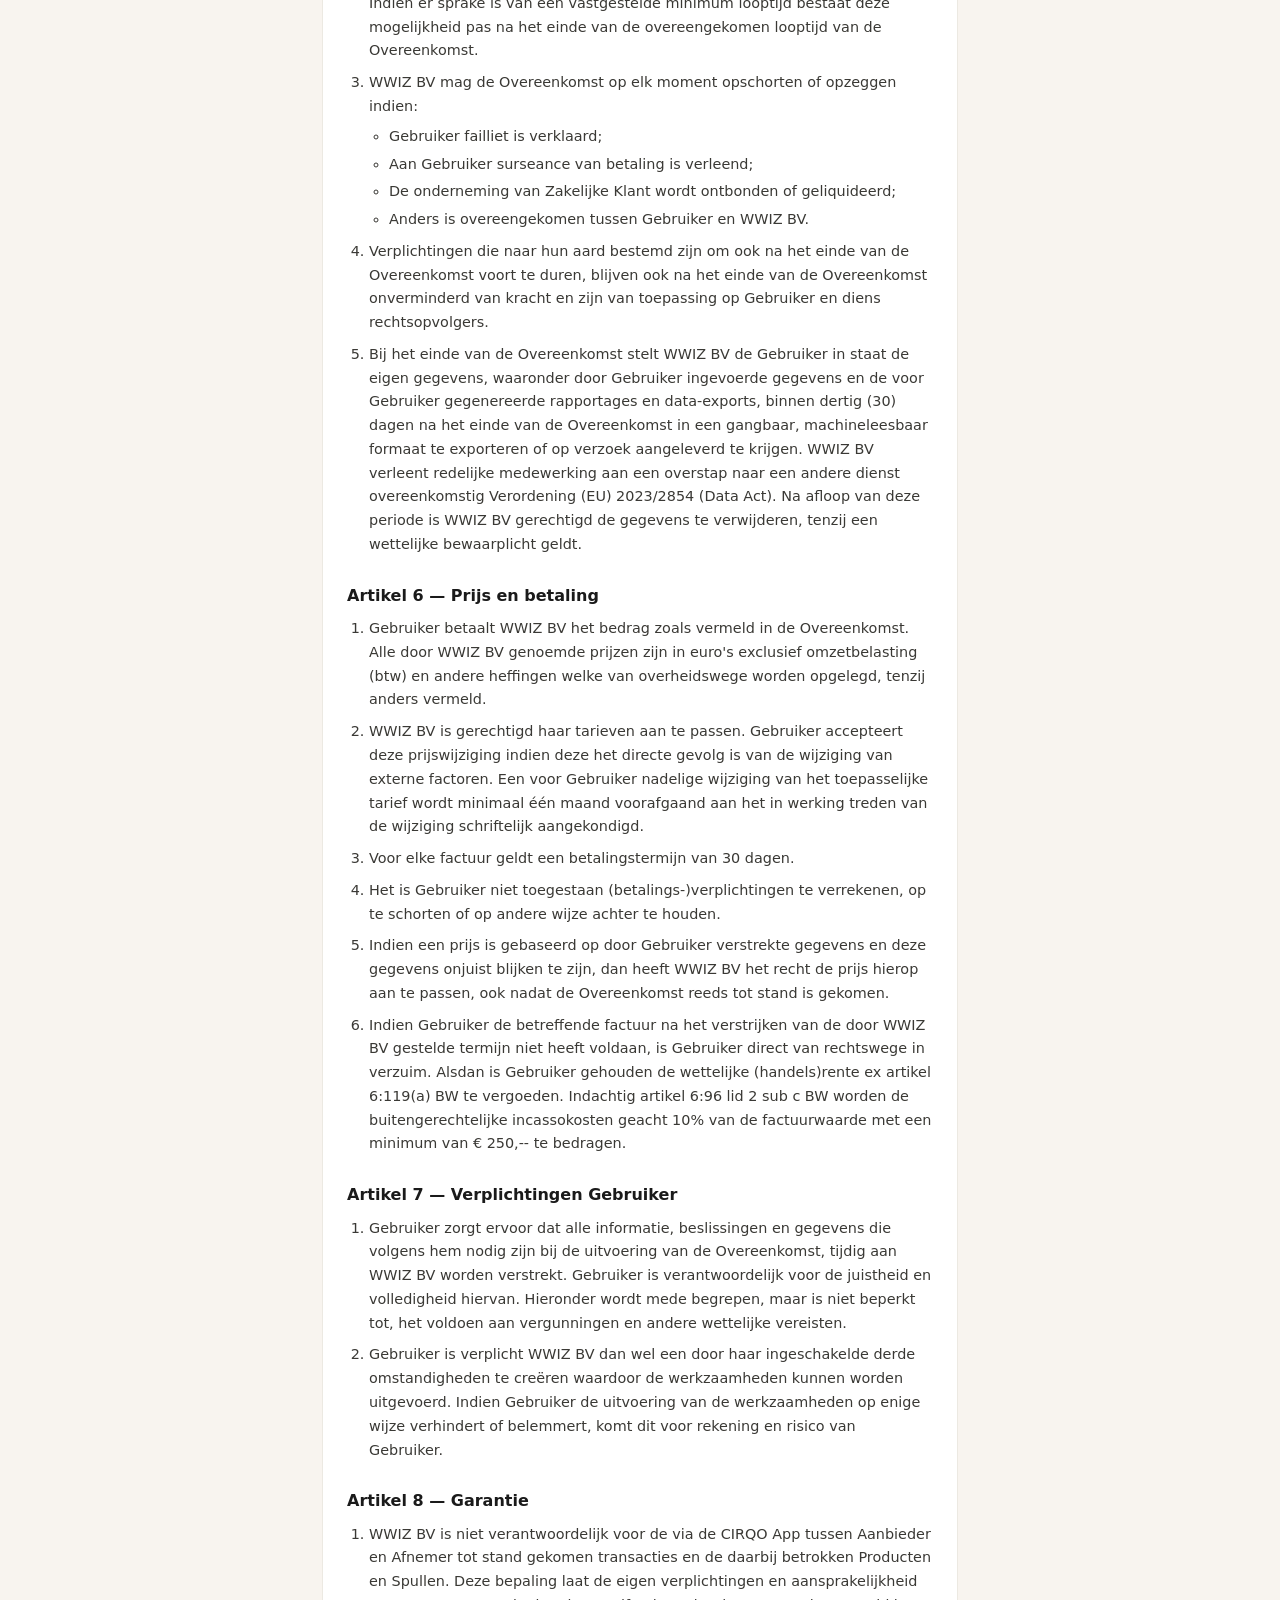
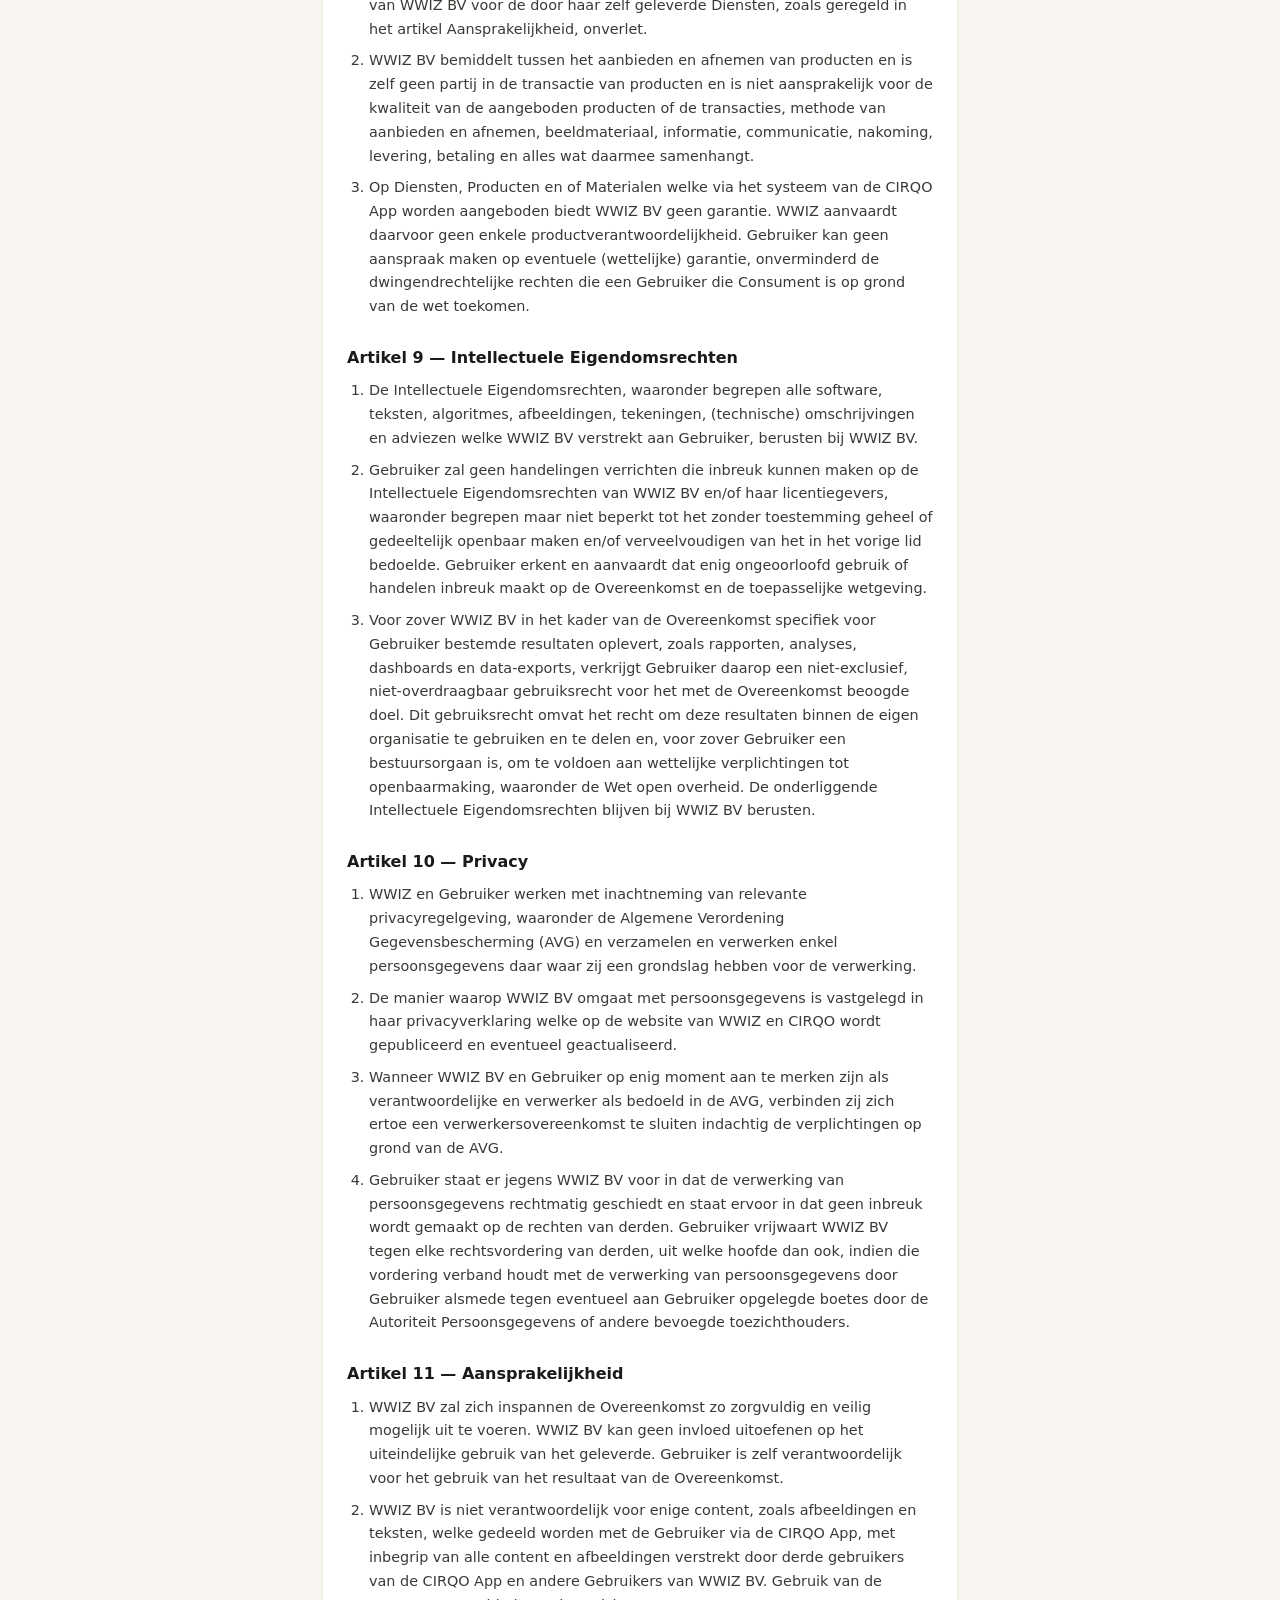
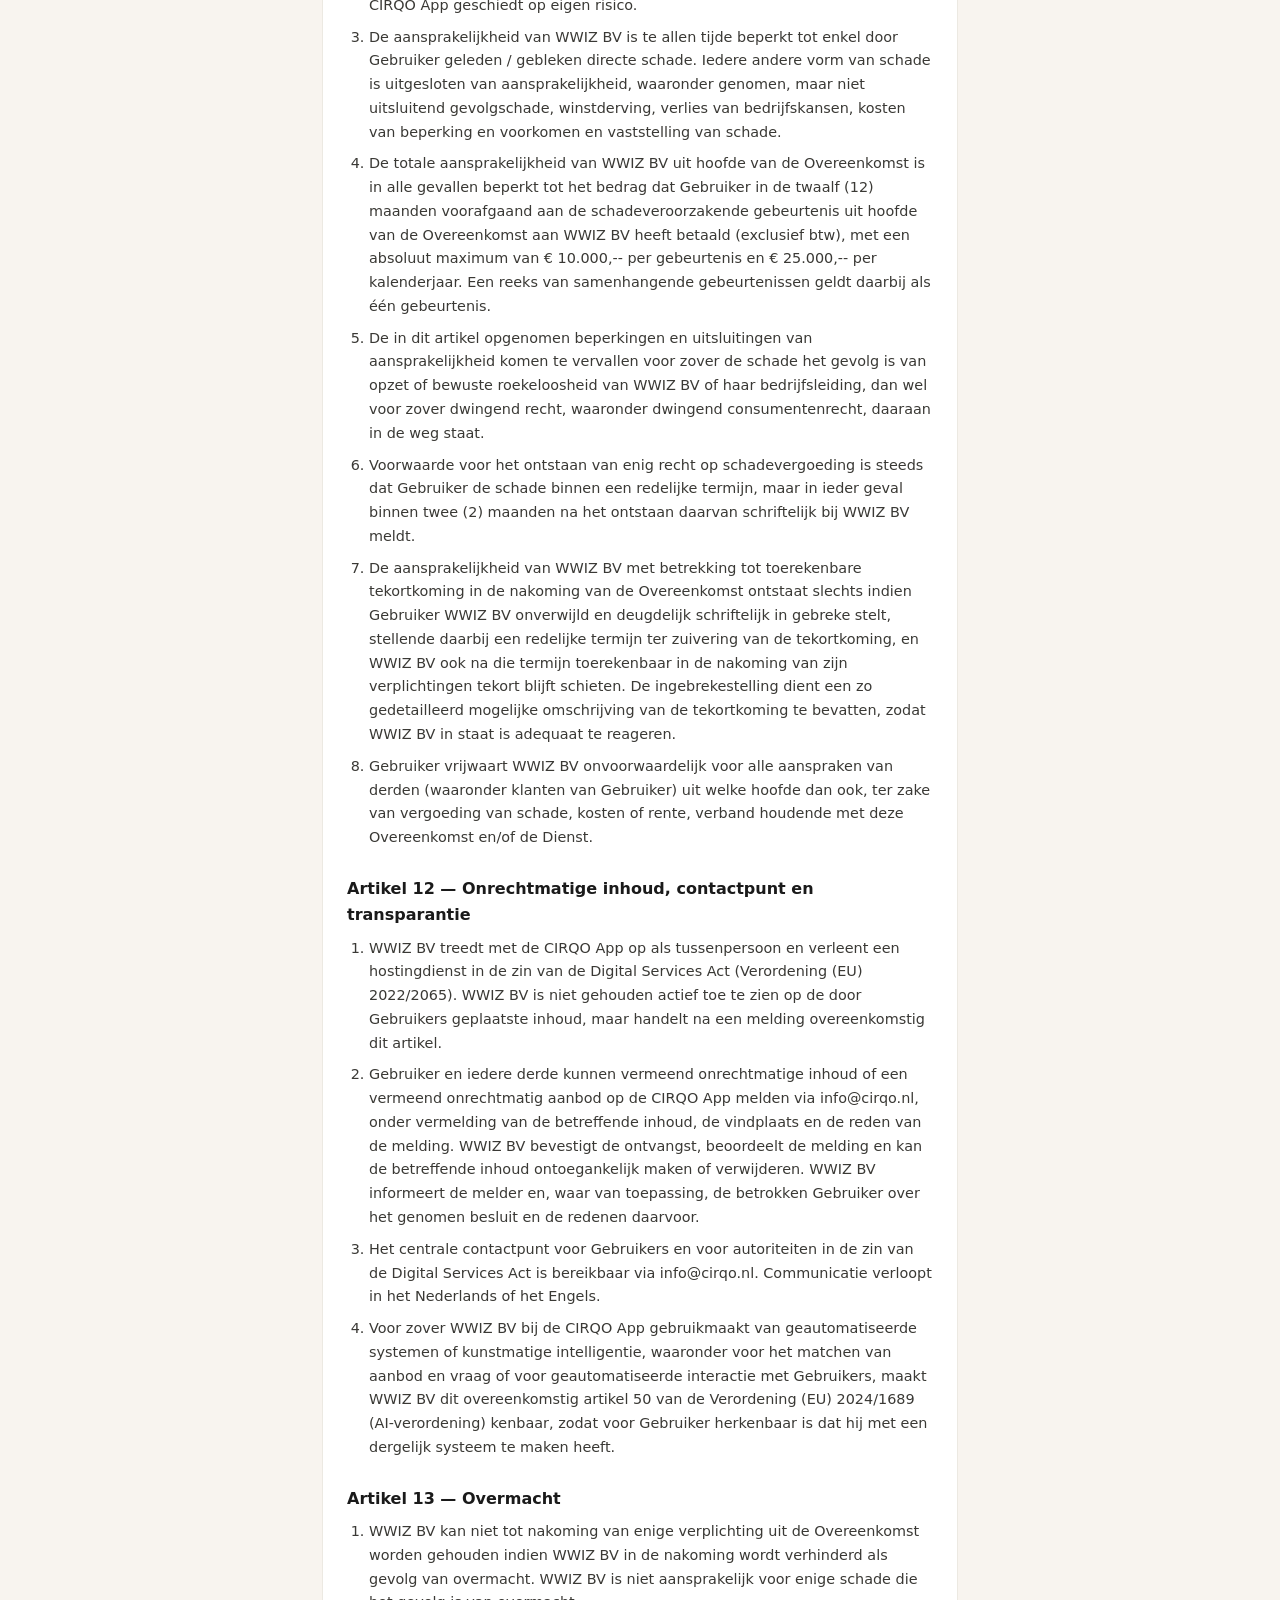
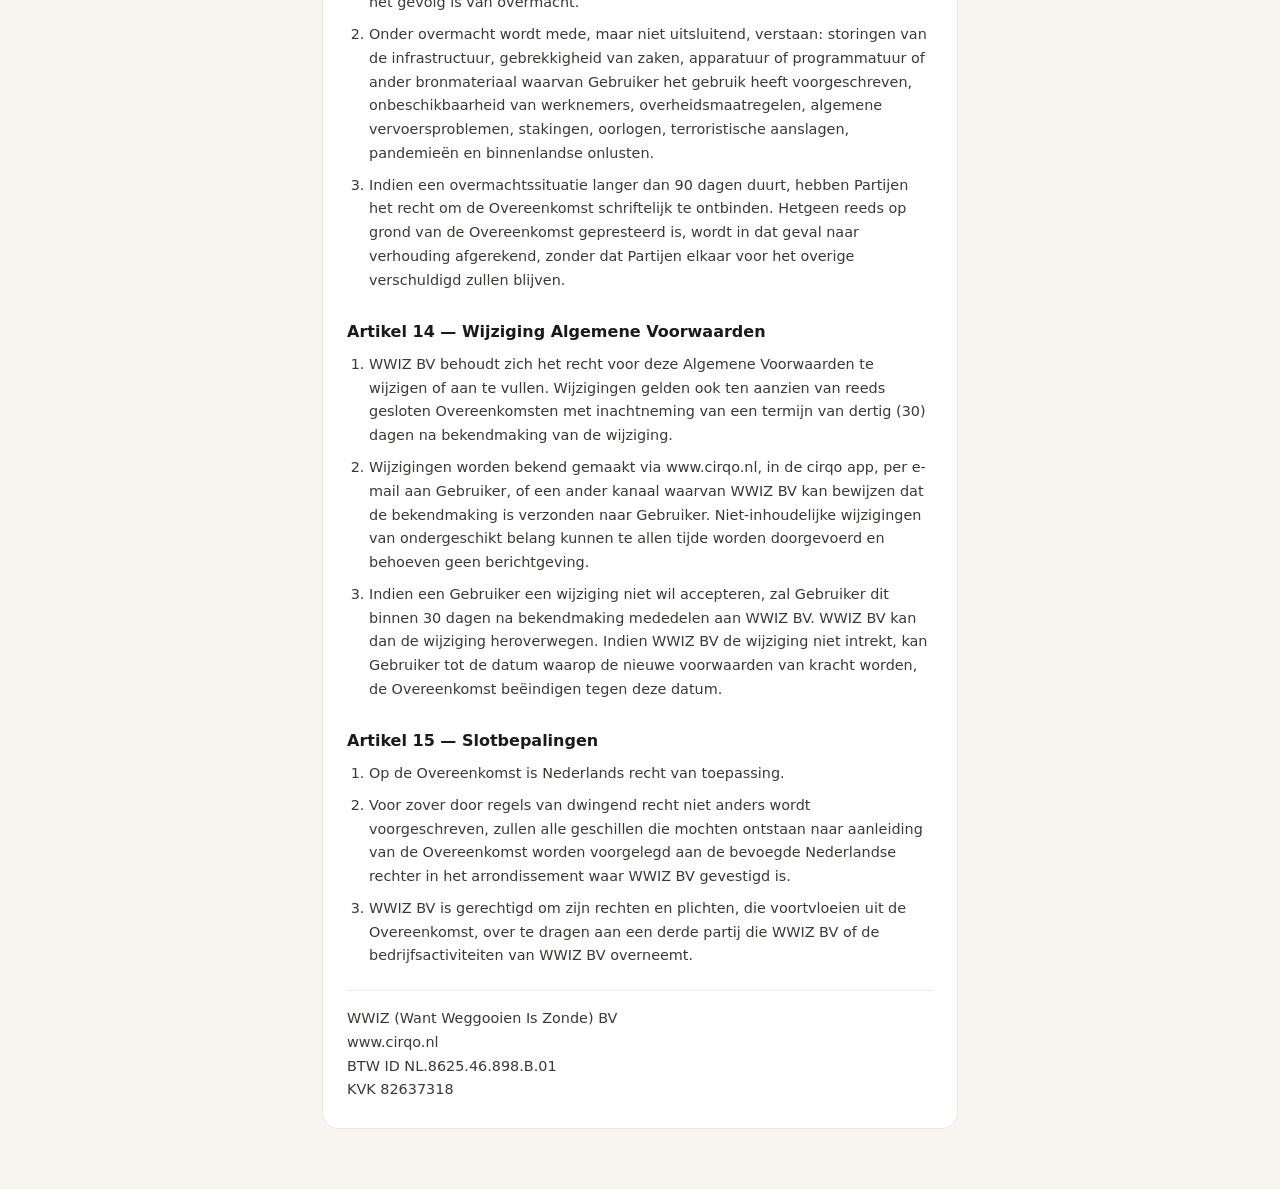
<file: static/voorwaarden.html>
<!DOCTYPE html>
<html lang="nl">
<head>
  <meta charset="UTF-8">
  <meta name="viewport" content="width=device-width, initial-scale=1.0">
  <link rel="icon" href="/static/favicon.ico">
  <title>Algemene voorwaarden — CIRQO</title>
  <style>
    * { box-sizing: border-box; margin: 0; padding: 0; }
    body { font-family: -apple-system, 'Segoe UI', system-ui, sans-serif; color: #1a1a1a;
           background: #f8f4ef; line-height: 1.65; -webkit-font-smoothing: antialiased; }
    .vel { max-width: 680px; margin: 0 auto; padding: 40px 22px 60px; }
    .logo { height: 34px; margin-bottom: 26px; }
    h1 { font-size: 1.5rem; font-weight: 900; letter-spacing: -0.02em; margin-bottom: 6px; }
    .datum { font-size: 0.8rem; color: #8a877f; margin-bottom: 22px; }
    h2 { font-size: 1rem; font-weight: 800; margin: 26px 0 8px; }
    p, li { font-size: 0.9rem; color: #3a3935; }
    ol.leden { padding-left: 22px; margin: 6px 0; }
    ol.leden > li { margin-bottom: 8px; }
    ul { padding-left: 20px; margin: 6px 0; }
    ul > li { margin-bottom: 4px; }
    a { color: #4e8a66; }
    .kaart { background: #fff; border-radius: 16px; padding: 26px 24px; border: 1px solid #ece9e2; }
    .gegevens { margin-top: 22px; padding-top: 16px; border-top: 1px solid #ece9e2; font-size: 0.85rem; color: #67676e; }
  </style>
</head>
<body>
  <div class="vel">
    <img class="logo" src="/static/cirqo-logo.webp" alt="CIRQO">
    <div class="kaart">
<h1>Algemene Voorwaarden CIRQO</h1>
<p style='margin-bottom:8px;'>Met de CIRQO App weet je snel wie wat goeds met jouw overbodige spullen kan</p>
<p style='margin-bottom:8px;'>Deze Algemene Voorwaarden zijn steeds van toepassing als u gebruik maakt van de diensten van WWIZ BV. WWIZ BV is de rechtmatige eigenaar van de CIRQO apps, platforms, dashboards, databases en al haar intellectuele eigendommen, hierna genoemd: de CIRQO App.</p>
<p class="datum">Laatst gewijzigd op: 7 juli 2026</p>
<h2>Artikel 1 — Definities</h2>
<ol class="leden">
<li>Algemene Voorwaarden: De onderhavige Algemene Voorwaarden.</li>
<li>WWIZ BV, ingeschreven bij de Kamer van Koophandel onder nummer 82637318, ook te vinden op www.wwiz.nl</li>
<li>CIRQO is een handelsnaam van WWIZ BV</li>
<li>Aanbieder: Consument of Zakelijke klant die producten aanbiedt.</li>
<li>Afnemer: Consument of Zakelijke klant die aangeboden producten afneemt</li>
<li>Consument: de Gebruiker die niet handelt in uitoefening van beroep of bedrijf.</li>
<li>Zakelijke Klant: de Gebruiker die handelt in uitoefening van beroep of bedrijf.</li>
<li>Dashboard: de online omgeving of gedeelte van het platform of app waar Afnemer aangeboden producten kan selecteren, eigen gegevens en de informatie van aangeboden of afgenomen spullen kan bijhouden.</li>
<li>Dienst(en): diensten zoals beschreven in de Overeenkomst.</li>
<li>Producten: alle producten zoals beschreven in de Overeenkomst.</li>
<li>Spullen: alle producten van derden waarvoor WWIZ BV bemiddelt bij de totstandkoming van de handelstransactie.</li>
<li>Intellectuele Eigendomsrechten: rechten (van intellectuele eigendom) waaronder begrepen maar niet beperkt tot auteursrechten (waaronder uiteraard het auteursrecht dat rust op software), databankrechten, domeinnamen, handelsnaamrechten, merkrechten, modelrechten, naburige rechten, octrooirechten, alsmede rechten op knowhow.</li>
<li>Offerte: een schriftelijk aanbod van WWIZ BV.</li>
<li>Gebruiker: de natuurlijke persoon of rechtspersoon al dan niet handelend in uitoefening van beroep of bedrijf die met WWIZ BV een Overeenkomst heeft gesloten.</li>
<li>Oplevering: vindt plaats na goedkeuring van Gebruiker, na ingebruikneming door Gebruiker of door in kennisstelling van Gebruiker, waarna een reactie daarop van Gebruiker is uitgebleven binnen 7 dagen na inkennisstelling.</li>
<li>Overeenkomst: De overeenkomst, zoals de door Gebruiker aanvaarde Voorwaarden Gebruik, Afspraken Gebruik, Gebruiksovereenkomst of vergelijkbare schriftelijke afspraken tussen Partijen op grond waarvan WWIZ BV zijn Diensten aan Gebruiker levert, zoals de aanmelding met naam en emailadres in de app, waarvan de Algemene Voorwaarden onlosmakelijk onderdeel uitmaken.</li>
<li>Partij(en): WWIZ BV en Gebruiker tezamen of afzonderlijk.</li>
<li>Vertrouwelijke Informatie: niet-publieke informatie die gerelateerd is aan een Partij en informatie waarvan een Partij aangeeft dat deze informatie vertrouwelijk is, of die, naar de aard van de informatie of onder de omstandigheden waaronder de bekendmaking plaatsvindt, als vertrouwelijk dient te worden behandeld.</li>
<li>Werknemer: De persoon die in dienst is van een van de Partijen, dan wel die op opdrachtbasis werkzaamheden verricht voor de betreffende Partij.</li>
</ol>
<h2>Artikel 2 — Toepasselijkheid en interpretatie</h2>
<ol class="leden">
<li>De Algemene Voorwaarden zijn van toepassing op en maken deel uit van iedere (rechts)handeling verband houdende met de voorbereiding, totstandkoming of de uitvoering van de Overeenkomst. De Algemene Voorwaarden zijn eveneens van toepassing op alle volgende Overeenkomsten tussen Gebruiker en WWIZ BV, indien Gebruiker de gelding ervan in eerdere Overeenkomsten met WWIZ BV heeft aanvaard.</li>
<li>De toepasselijkheid van eventuele inkoop- of andere voorwaarden van Gebruiker wordt uitdrukkelijk uitgesloten.</li>
<li>Bepalingen of voorwaarden gesteld door Gebruiker die afwijken van, of niet voorkomen in de Algemene Voorwaarden zijn enkel van toepassing op de Overeenkomst voor zover Partijen dit schriftelijk of via email zijn overeenkomen.</li>
<li>Indien een bepaling in de Overeenkomst of Algemene Voorwaarden nietig blijkt te zijn, tast dit niet de geldigheid van de gehele Overeenkomst of Algemene Voorwaarden aan. Partijen zullen in dat geval ter vervanging (een) nieuwe bepaling(en) vaststellen, waarmee zoveel als rechtens mogelijk is aan de bedoeling van de oorspronkelijke bepaling gestalte wordt gegeven.</li>
<li>Voor zover de Gebruiker een Consument is, gelden deze Algemene Voorwaarden slechts voor zover zij niet in strijd zijn met bepalingen van dwingend consumentenrecht; bij strijd prevaleert het dwingend recht. Een Consument die op afstand een Overeenkomst sluit, heeft gedurende veertien (14) dagen het recht de Overeenkomst zonder opgave van redenen te ontbinden (herroepingsrecht) overeenkomstig afdeling 6.5.2B van het Burgerlijk Wetboek, tenzij een wettelijke uitzondering van toepassing is.</li>
</ol>
<h2>Artikel 3 — Totstandkoming van de Overeenkomst</h2>
<ol class="leden">
<li>Alle Offertes en andere aanbiedingen van WWIZ BV zijn vrijblijvend en geldig voor de duur van 1 week, tenzij uitdrukkelijk anders gesteld in de offerte en/of aanbieding.</li>
<li>De Overeenkomst komt tot stand op het moment van aanvaarding door de Gebruiker en het voldoen aan de daarbij door WWIZ BV gestelde voorwaarden en nadat WWIZ zulks heeft bevestigd. Indien Gebruiker het aanbod via elektronische weg heeft aanvaard, kan WWIZ BV de ontvangst van de aanvaarding van het aanbod langs elektronische weg bevestigen.</li>
<li>Gebruiker stemt met de totstandkoming van de Overeenkomst in met het gebruik van communicatie via de elektronisch weg (o.a. e-mail of app).</li>
</ol>
<h2>Artikel 4 — Uitvoering van de Overeenkomst</h2>
<ol class="leden">
<li>WWIZ BV zal na de totstandkoming van de Overeenkomst met de uitvoering beginnen, op de datum of het moment zoals overeengekomen in de Overeenkomst. Indien geen datum van nakoming is overeengekomen, start WWIZ BV z.s.m. met de uitvoering van de Overeenkomst.</li>
<li>Overeengekomen leveringstermijnen zijn enkel streefdata en nimmer fataal. Leveringstermijnen vangen niet eerder aan dan nadat Gebruiker alle voor de uitvoering van de Overeenkomst benodigde informatie en zaken aan WWIZ heeft verstrekt.</li>
<li>Gebruiker is gehouden al datgene te doen en laten wat redelijkerwijs nodig en wenselijk is om een tijdige en juiste uitvoering van de Overeenkomst mogelijk te maken.</li>
<li>Indien en voor zover een goede uitvoering van de Overeenkomst dit vereist, heeft WWIZ BV het recht derden in te schakelen bij de uitvoering van de Overeenkomst. De Algemene Voorwaarden zijn eveneens van toepassing op de werkzaamheden die derden in het kader van de Overeenkomst verrichten. Deze derden zijn niet vertegenwoordigingsbevoegd.</li>
</ol>
<h2>Artikel 5 — Duur en einde van de Overeenkomst</h2>
<ol class="leden">
<li>De duur van de Overeenkomst wordt vastgelegd in de Overeenkomst. Indien er geen duur is opgenomen dan geldt dat de Overeenkomst wordt aangegaan voor bepaalde tijd voor de duur die noodzakelijk is ten behoeve van het leveren van de Diensten.</li>
<li>Gebruiker en WWIZ BV kunnen de Overeenkomst opzeggen met een opzegtermijn van één (1) maand tenzij anders vermeld in de Overeenkomst. Indien er sprake is van een vastgestelde minimum looptijd bestaat deze mogelijkheid pas na het einde van de overeengekomen looptijd van de Overeenkomst.</li>
<li>WWIZ BV mag de Overeenkomst op elk moment opschorten of opzeggen indien:<ul>
<li>Gebruiker failliet is verklaard;</li>
<li>Aan Gebruiker surseance van betaling is verleend;</li>
<li>De onderneming van Zakelijke Klant wordt ontbonden of geliquideerd;</li>
<li>Anders is overeengekomen tussen Gebruiker en WWIZ BV.</li>
</ul></li>
<li>Verplichtingen die naar hun aard bestemd zijn om ook na het einde van de Overeenkomst voort te duren, blijven ook na het einde van de Overeenkomst onverminderd van kracht en zijn van toepassing op Gebruiker en diens rechtsopvolgers.</li>
<li>Bij het einde van de Overeenkomst stelt WWIZ BV de Gebruiker in staat de eigen gegevens, waaronder door Gebruiker ingevoerde gegevens en de voor Gebruiker gegenereerde rapportages en data-exports, binnen dertig (30) dagen na het einde van de Overeenkomst in een gangbaar, machineleesbaar formaat te exporteren of op verzoek aangeleverd te krijgen. WWIZ BV verleent redelijke medewerking aan een overstap naar een andere dienst overeenkomstig Verordening (EU) 2023/2854 (Data Act). Na afloop van deze periode is WWIZ BV gerechtigd de gegevens te verwijderen, tenzij een wettelijke bewaarplicht geldt.</li>
</ol>
<h2>Artikel 6 — Prijs en betaling</h2>
<ol class="leden">
<li>Gebruiker betaalt WWIZ BV het bedrag zoals vermeld in de Overeenkomst. Alle door WWIZ BV genoemde prijzen zijn in euro&#x27;s exclusief omzetbelasting (btw) en andere heffingen welke van overheidswege worden opgelegd, tenzij anders vermeld.</li>
<li>WWIZ BV is gerechtigd haar tarieven aan te passen. Gebruiker accepteert deze prijswijziging indien deze het directe gevolg is van de wijziging van externe factoren. Een voor Gebruiker nadelige wijziging van het toepasselijke tarief wordt minimaal één maand voorafgaand aan het in werking treden van de wijziging schriftelijk aangekondigd.</li>
<li>Voor elke factuur geldt een betalingstermijn van 30 dagen.</li>
<li>Het is Gebruiker niet toegestaan (betalings-)verplichtingen te verrekenen, op te schorten of op andere wijze achter te houden.</li>
<li>Indien een prijs is gebaseerd op door Gebruiker verstrekte gegevens en deze gegevens onjuist blijken te zijn, dan heeft WWIZ BV het recht de prijs hierop aan te passen, ook nadat de Overeenkomst reeds tot stand is gekomen.</li>
<li>Indien Gebruiker de betreffende factuur na het verstrijken van de door WWIZ BV gestelde termijn niet heeft voldaan, is Gebruiker direct van rechtswege in verzuim. Alsdan is Gebruiker gehouden de wettelijke (handels)rente ex artikel 6:119(a) BW te vergoeden. Indachtig artikel 6:96 lid 2 sub c BW worden de buitengerechtelijke incassokosten geacht 10% van de factuurwaarde met een minimum van € 250,-- te bedragen.</li>
</ol>
<h2>Artikel 7 — Verplichtingen Gebruiker</h2>
<ol class="leden">
<li>Gebruiker zorgt ervoor dat alle informatie, beslissingen en gegevens die volgens hem nodig zijn bij de uitvoering van de Overeenkomst, tijdig aan WWIZ BV worden verstrekt. Gebruiker is verantwoordelijk voor de juistheid en volledigheid hiervan. Hieronder wordt mede begrepen, maar is niet beperkt tot, het voldoen aan vergunningen en andere wettelijke vereisten.</li>
<li>Gebruiker is verplicht WWIZ BV dan wel een door haar ingeschakelde derde omstandigheden te creëren waardoor de werkzaamheden kunnen worden uitgevoerd. Indien Gebruiker de uitvoering van de werkzaamheden op enige wijze verhindert of belemmert, komt dit voor rekening en risico van Gebruiker.</li>
</ol>
<h2>Artikel 8 — Garantie</h2>
<ol class="leden">
<li>WWIZ BV is niet verantwoordelijk voor de via de CIRQO App tussen Aanbieder en Afnemer tot stand gekomen transacties en de daarbij betrokken Producten en Spullen. Deze bepaling laat de eigen verplichtingen en aansprakelijkheid van WWIZ BV voor de door haar zelf geleverde Diensten, zoals geregeld in het artikel Aansprakelijkheid, onverlet.</li>
<li>WWIZ BV bemiddelt tussen het aanbieden en afnemen van producten en is zelf geen partij in de transactie van producten en is niet aansprakelijk voor de kwaliteit van de aangeboden producten of de transacties, methode van aanbieden en afnemen, beeldmateriaal, informatie, communicatie, nakoming, levering, betaling en alles wat daarmee samenhangt.</li>
<li>Op Diensten, Producten en of Materialen welke via het systeem van de CIRQO App worden aangeboden biedt WWIZ BV geen garantie. WWIZ aanvaardt daarvoor geen enkele productverantwoordelijkheid. Gebruiker kan geen aanspraak maken op eventuele (wettelijke) garantie, onverminderd de dwingendrechtelijke rechten die een Gebruiker die Consument is op grond van de wet toekomen.</li>
</ol>
<h2>Artikel 9 — Intellectuele Eigendomsrechten</h2>
<ol class="leden">
<li>De Intellectuele Eigendomsrechten, waaronder begrepen alle software, teksten, algoritmes, afbeeldingen, tekeningen, (technische) omschrijvingen en adviezen welke WWIZ BV verstrekt aan Gebruiker, berusten bij WWIZ BV.</li>
<li>Gebruiker zal geen handelingen verrichten die inbreuk kunnen maken op de Intellectuele Eigendomsrechten van WWIZ BV en/of haar licentiegevers, waaronder begrepen maar niet beperkt tot het zonder toestemming geheel of gedeeltelijk openbaar maken en/of verveelvoudigen van het in het vorige lid bedoelde. Gebruiker erkent en aanvaardt dat enig ongeoorloofd gebruik of handelen inbreuk maakt op de Overeenkomst en de toepasselijke wetgeving.</li>
<li>Voor zover WWIZ BV in het kader van de Overeenkomst specifiek voor Gebruiker bestemde resultaten oplevert, zoals rapporten, analyses, dashboards en data-exports, verkrijgt Gebruiker daarop een niet-exclusief, niet-overdraagbaar gebruiksrecht voor het met de Overeenkomst beoogde doel. Dit gebruiksrecht omvat het recht om deze resultaten binnen de eigen organisatie te gebruiken en te delen en, voor zover Gebruiker een bestuursorgaan is, om te voldoen aan wettelijke verplichtingen tot openbaarmaking, waaronder de Wet open overheid. De onderliggende Intellectuele Eigendomsrechten blijven bij WWIZ BV berusten.</li>
</ol>
<h2>Artikel 10 — Privacy</h2>
<ol class="leden">
<li>WWIZ en Gebruiker werken met inachtneming van relevante privacyregelgeving, waaronder de Algemene Verordening Gegevensbescherming (AVG) en verzamelen en verwerken enkel persoonsgegevens daar waar zij een grondslag hebben voor de verwerking.</li>
<li>De manier waarop WWIZ BV omgaat met persoonsgegevens is vastgelegd in haar privacyverklaring welke op de website van WWIZ en CIRQO wordt gepubliceerd en eventueel geactualiseerd.</li>
<li>Wanneer WWIZ BV en Gebruiker op enig moment aan te merken zijn als verantwoordelijke en verwerker als bedoeld in de AVG, verbinden zij zich ertoe een verwerkersovereenkomst te sluiten indachtig de verplichtingen op grond van de AVG.</li>
<li>Gebruiker staat er jegens WWIZ BV voor in dat de verwerking van persoonsgegevens rechtmatig geschiedt en staat ervoor in dat geen inbreuk wordt gemaakt op de rechten van derden. Gebruiker vrijwaart WWIZ BV tegen elke rechtsvordering van derden, uit welke hoofde dan ook, indien die vordering verband houdt met de verwerking van persoonsgegevens door Gebruiker alsmede tegen eventueel aan Gebruiker opgelegde boetes door de Autoriteit Persoonsgegevens of andere bevoegde toezichthouders.</li>
</ol>
<h2>Artikel 11 — Aansprakelijkheid</h2>
<ol class="leden">
<li>WWIZ BV zal zich inspannen de Overeenkomst zo zorgvuldig en veilig mogelijk uit te voeren. WWIZ BV kan geen invloed uitoefenen op het uiteindelijke gebruik van het geleverde. Gebruiker is zelf verantwoordelijk voor het gebruik van het resultaat van de Overeenkomst.</li>
<li>WWIZ BV is niet verantwoordelijk voor enige content, zoals afbeeldingen en teksten, welke gedeeld worden met de Gebruiker via de CIRQO App, met inbegrip van alle content en afbeeldingen verstrekt door derde gebruikers van de CIRQO App en andere Gebruikers van WWIZ BV. Gebruik van de CIRQO App geschiedt op eigen risico.</li>
<li>De aansprakelijkheid van WWIZ BV is te allen tijde beperkt tot enkel door Gebruiker geleden / gebleken directe schade. Iedere andere vorm van schade is uitgesloten van aansprakelijkheid, waaronder genomen, maar niet uitsluitend gevolgschade, winstderving, verlies van bedrijfskansen, kosten van beperking en voorkomen en vaststelling van schade.</li>
<li>De totale aansprakelijkheid van WWIZ BV uit hoofde van de Overeenkomst is in alle gevallen beperkt tot het bedrag dat Gebruiker in de twaalf (12) maanden voorafgaand aan de schadeveroorzakende gebeurtenis uit hoofde van de Overeenkomst aan WWIZ BV heeft betaald (exclusief btw), met een absoluut maximum van € 10.000,-- per gebeurtenis en € 25.000,-- per kalenderjaar. Een reeks van samenhangende gebeurtenissen geldt daarbij als één gebeurtenis.</li>
<li>De in dit artikel opgenomen beperkingen en uitsluitingen van aansprakelijkheid komen te vervallen voor zover de schade het gevolg is van opzet of bewuste roekeloosheid van WWIZ BV of haar bedrijfsleiding, dan wel voor zover dwingend recht, waaronder dwingend consumentenrecht, daaraan in de weg staat.</li>
<li>Voorwaarde voor het ontstaan van enig recht op schadevergoeding is steeds dat Gebruiker de schade binnen een redelijke termijn, maar in ieder geval binnen twee (2) maanden na het ontstaan daarvan schriftelijk bij WWIZ BV meldt.</li>
<li>De aansprakelijkheid van WWIZ BV met betrekking tot toerekenbare tekortkoming in de nakoming van de Overeenkomst ontstaat slechts indien Gebruiker WWIZ BV onverwijld en deugdelijk schriftelijk in gebreke stelt, stellende daarbij een redelijke termijn ter zuivering van de tekortkoming, en WWIZ BV ook na die termijn toerekenbaar in de nakoming van zijn verplichtingen tekort blijft schieten. De ingebrekestelling dient een zo gedetailleerd mogelijke omschrijving van de tekortkoming te bevatten, zodat WWIZ BV in staat is adequaat te reageren.</li>
<li>Gebruiker vrijwaart WWIZ BV onvoorwaardelijk voor alle aanspraken van derden (waaronder klanten van Gebruiker) uit welke hoofde dan ook, ter zake van vergoeding van schade, kosten of rente, verband houdende met deze Overeenkomst en/of de Dienst.</li>
</ol>
<h2>Artikel 12 — Onrechtmatige inhoud, contactpunt en transparantie</h2>
<ol class="leden">
<li>WWIZ BV treedt met de CIRQO App op als tussenpersoon en verleent een hostingdienst in de zin van de Digital Services Act (Verordening (EU) 2022/2065). WWIZ BV is niet gehouden actief toe te zien op de door Gebruikers geplaatste inhoud, maar handelt na een melding overeenkomstig dit artikel.</li>
<li>Gebruiker en iedere derde kunnen vermeend onrechtmatige inhoud of een vermeend onrechtmatig aanbod op de CIRQO App melden via info@cirqo.nl, onder vermelding van de betreffende inhoud, de vindplaats en de reden van de melding. WWIZ BV bevestigt de ontvangst, beoordeelt de melding en kan de betreffende inhoud ontoegankelijk maken of verwijderen. WWIZ BV informeert de melder en, waar van toepassing, de betrokken Gebruiker over het genomen besluit en de redenen daarvoor.</li>
<li>Het centrale contactpunt voor Gebruikers en voor autoriteiten in de zin van de Digital Services Act is bereikbaar via info@cirqo.nl. Communicatie verloopt in het Nederlands of het Engels.</li>
<li>Voor zover WWIZ BV bij de CIRQO App gebruikmaakt van geautomatiseerde systemen of kunstmatige intelligentie, waaronder voor het matchen van aanbod en vraag of voor geautomatiseerde interactie met Gebruikers, maakt WWIZ BV dit overeenkomstig artikel 50 van de Verordening (EU) 2024/1689 (AI-verordening) kenbaar, zodat voor Gebruiker herkenbaar is dat hij met een dergelijk systeem te maken heeft.</li>
</ol>
<h2>Artikel 13 — Overmacht</h2>
<ol class="leden">
<li>WWIZ BV kan niet tot nakoming van enige verplichting uit de Overeenkomst worden gehouden indien WWIZ BV in de nakoming wordt verhinderd als gevolg van overmacht. WWIZ BV is niet aansprakelijk voor enige schade die het gevolg is van overmacht.</li>
<li>Onder overmacht wordt mede, maar niet uitsluitend, verstaan: storingen van de infrastructuur, gebrekkigheid van zaken, apparatuur of programmatuur of ander bronmateriaal waarvan Gebruiker het gebruik heeft voorgeschreven, onbeschikbaarheid van werknemers, overheidsmaatregelen, algemene vervoersproblemen, stakingen, oorlogen, terroristische aanslagen, pandemieën en binnenlandse onlusten.</li>
<li>Indien een overmachtssituatie langer dan 90 dagen duurt, hebben Partijen het recht om de Overeenkomst schriftelijk te ontbinden. Hetgeen reeds op grond van de Overeenkomst gepresteerd is, wordt in dat geval naar verhouding afgerekend, zonder dat Partijen elkaar voor het overige verschuldigd zullen blijven.</li>
</ol>
<h2>Artikel 14 — Wijziging Algemene Voorwaarden</h2>
<ol class="leden">
<li>WWIZ BV behoudt zich het recht voor deze Algemene Voorwaarden te wijzigen of aan te vullen. Wijzigingen gelden ook ten aanzien van reeds gesloten Overeenkomsten met inachtneming van een termijn van dertig (30) dagen na bekendmaking van de wijziging.</li>
<li>Wijzigingen worden bekend gemaakt via www.cirqo.nl, in de cirqo app, per e-mail aan Gebruiker, of een ander kanaal waarvan WWIZ BV kan bewijzen dat de bekendmaking is verzonden naar Gebruiker. Niet-inhoudelijke wijzigingen van ondergeschikt belang kunnen te allen tijde worden doorgevoerd en behoeven geen berichtgeving.</li>
<li>Indien een Gebruiker een wijziging niet wil accepteren, zal Gebruiker dit binnen 30 dagen na bekendmaking mededelen aan WWIZ BV. WWIZ BV kan dan de wijziging heroverwegen. Indien WWIZ BV de wijziging niet intrekt, kan Gebruiker tot de datum waarop de nieuwe voorwaarden van kracht worden, de Overeenkomst beëindigen tegen deze datum.</li>
</ol>
<h2>Artikel 15 — Slotbepalingen</h2>
<ol class="leden">
<li>Op de Overeenkomst is Nederlands recht van toepassing.</li>
<li>Voor zover door regels van dwingend recht niet anders wordt voorgeschreven, zullen alle geschillen die mochten ontstaan naar aanleiding van de Overeenkomst worden voorgelegd aan de bevoegde Nederlandse rechter in het arrondissement waar WWIZ BV gevestigd is.</li>
<li>WWIZ BV is gerechtigd om zijn rechten en plichten, die voortvloeien uit de Overeenkomst, over te dragen aan een derde partij die WWIZ BV of de bedrijfsactiviteiten van WWIZ BV overneemt.</li>
</ol>
<div class="gegevens">
<p>WWIZ (Want Weggooien Is Zonde) BV</p>
<p>www.cirqo.nl</p>
<p>BTW ID NL.8625.46.898.B.01</p>
<p>KVK 82637318</p>
</div>
    </div>
  </div>
</body>
</html>
</file>
<file: static/base.css>
/* Fonts worden per pagina niet-blokkerend geladen (zie <head>) — een @import hier
   blokkeerde de eerste render met een seriële extra netwerk-rondgang. */

/* ── Reset & box model ───────────────────────────────────────────────────── */
html { box-sizing: border-box; }
*, *::before, *::after { box-sizing: inherit; margin: 0; padding: 0; }

/* ── Tokens ──────────────────────────────────────────────────────────────── */
:root {
  --bg:      #FFFFFF;
  --surface: #f8f4ef;
  --border:  #e4e4e9;
  --ink:     #1a1a1a;
  --muted:   #55555d;
  --orange:  #e67026;
  --orange2: #c45c1a;
  --blauw:   #3a9ab5;
  --blauw2:  #2a8aa5;
  --danger:  #C8201A;
  --sat: env(safe-area-inset-top, 0px);
  --sab: env(safe-area-inset-bottom, 0px);
  --sal: env(safe-area-inset-left, 0px);
  --sar: env(safe-area-inset-right, 0px);
}

/* ── Typography ──────────────────────────────────────────────────────────── */
body {
  font-family: 'Inter', system-ui, sans-serif;
  font-size: 16px;
  color: var(--ink);
  background: var(--bg);
  -webkit-font-smoothing: antialiased;
  -webkit-text-size-adjust: 100%;
  overflow-x: hidden;
  width: 100%;
}

/* ── Shared components ───────────────────────────────────────────────────── */

/* Header */
.hdr {
  display: flex;
  align-items: center;
  justify-content: space-between;
  padding: calc(var(--sat) + 12px) 16px 12px;
  background: #fff;
  border-bottom: 1px solid var(--border);
  flex-shrink: 0;
}
.hdr-logo {
  font-family: 'Outfit', sans-serif;
  font-size: 1.3rem;
  font-weight: 900;
  letter-spacing: 0.02em;
  color: var(--ink);
}
.hdr-logo-img {
  height: auto !important;
  max-height: 36px !important;
  max-width: 180px !important;
  width: auto !important;
  display: block;
  margin-left: 8px;
}
.hdr-actions {
  display: flex;
  align-items: center;
  gap: 16px;
}
.hdr-btn {
  background: none;
  border: none;
  font-family: 'Inter', sans-serif;
  font-size: 0.72rem;
  font-weight: 700;
  letter-spacing: 0.06em;
  text-transform: uppercase;
  color: var(--orange);
  text-decoration: none;
  cursor: pointer;
  padding: 0;
  white-space: nowrap;
  line-height: 1;
}
.hdr-btn.dim    { color: var(--muted); }
.hdr-btn.danger { color: var(--muted); }
.hdr-btn.danger:hover { color: var(--danger); }

/* Field */
.field { margin-bottom: 14px; }
.field label {
  display: block;
  font-size: 0.62rem;
  font-weight: 700;
  text-transform: uppercase;
  letter-spacing: 0.08em;
  color: var(--muted);
  margin-bottom: 6px;
}
.field input,
.field select,
.field textarea {
  display: block;
  width: 100%;
  background: var(--surface);
  border: 1px solid var(--border);
  border-radius: 10px;
  color: var(--ink);
  font-family: 'Inter', sans-serif;
  font-size: 1rem;
  padding: 11px 14px;
  outline: none;
  -webkit-appearance: none;
  transition: border-color 0.15s, background 0.15s;
}
.field input,
.field select { height: 46px; }
.field textarea { height: auto; resize: none; }
.field input:focus,
.field select:focus,
.field textarea:focus { border-color: var(--orange); background: #fff; }

/* Button */
.btn {
  display: block;
  width: 100%;
  padding: 15px;
  border: none;
  border-radius: 100px;
  font-family: 'Inter', sans-serif;
  font-size: 0.8rem;
  font-weight: 700;
  letter-spacing: 0.08em;
  text-transform: uppercase;
  cursor: pointer;
  text-align: center;
  transition: background 0.15s, opacity 0.15s;
}
.btn-primary { background: var(--orange); color: #fff; }
.btn-primary:hover { background: var(--orange2); }
.btn-primary:disabled { opacity: 0.45; cursor: not-allowed; }
.btn-ghost {
  background: none;
  border: 1px solid var(--border);
  color: var(--muted);
}

/* Small button */
.btn-sm {
  display: inline-flex;
  align-items: center;
  padding: 6px 14px;
  border: 1px solid var(--border);
  border-radius: 100px;
  background: none;
  font-family: 'Inter', sans-serif;
  font-size: 0.65rem;
  font-weight: 700;
  letter-spacing: 0.06em;
  text-transform: uppercase;
  color: var(--muted);
  cursor: pointer;
  transition: all 0.15s;
}
.btn-sm:hover { color: var(--orange); border-color: var(--orange); }

.btn-del {
  display: inline-flex;
  align-items: center;
  background: none;
  border: none;
  font-family: 'Inter', sans-serif;
  font-size: 0.78rem;
  color: var(--muted);
  padding: 4px 8px;
  border-radius: 6px;
  cursor: pointer;
}
.btn-del:hover { color: var(--danger); background: rgba(200,32,26,0.06); }
.btn-view-as {
  display: inline-flex; align-items: center;
  background: none; border: none;
  font-size: 0.88rem; padding: 4px 6px;
  border-radius: 6px; cursor: pointer; opacity: 0.5;
}
.btn-view-as:hover { opacity: 1; background: rgba(0,0,0,0.05); }

/* Error */
.error-bar {
  padding: 12px 14px;
  border: 1px solid var(--danger);
  border-radius: 8px;
  color: var(--danger);
  font-size: 0.82rem;
  background: rgba(200,32,26,0.04);
  margin-top: 12px;
  display: none;
}

/* Badge */
.badge {
  display: inline-block;
  font-size: 0.62rem;
  font-weight: 700;
  letter-spacing: 0.06em;
  text-transform: uppercase;
  padding: 3px 9px;
  border-radius: 100px;
}
.badge-orange  { background: rgba(240,120,32,0.12); color: var(--orange); }
.badge-blue    { background: rgba(109,196,206,0.15); color: #3a9aa5; }
.badge-neutral { background: var(--surface); border: 1px solid var(--border); color: var(--muted); }
.badge-green   { background: rgba(76,175,80,0.12); color: #2e7d32; }

/* Card */
.card {
  background: #fff;
  border-bottom: 1px solid var(--border);
  padding: 20px 16px;
  width: 100%;
}
.card-title {
  font-size: 0.62rem;
  font-weight: 700;
  text-transform: uppercase;
  letter-spacing: 0.1em;
  color: var(--muted);
  margin-bottom: 16px;
}

/* ── Toetsenbord-focus ─────────────────────────────────────────────────────
   outline:none staat verspreid op knoppen/velden voor muis en touch;
   :focus-visible geeft toetsenbordgebruikers de ring terug. */
button:focus-visible, a:focus-visible, input:focus-visible,
select:focus-visible, textarea:focus-visible, [tabindex]:focus-visible {
  outline: 2px solid var(--orange) !important;
  outline-offset: 2px;
}
</file>
<file: static/beheer.css>
/* Beheer app — zelfde flexbox column layout als scan app */

body {
  display: flex;
  flex-direction: column;
  height: 100dvh;
}

.tabbar {
  display: flex;
  flex-shrink: 0;
  order: 99;
  padding-bottom: var(--sab);
  background: #fff;
  border-top: 1px solid var(--border);
}
.tabbar-btn {
  flex: 1;
  display: flex;
  flex-direction: column;
  align-items: center;
  justify-content: center;
  gap: 3px;
  padding: 10px 0;
  background: none;
  border: none;
  border-top: 3px solid transparent;
  color: var(--muted);
  font-family: 'Inter', sans-serif;
  font-size: 0.58rem;
  font-weight: 700;
  letter-spacing: 0.08em;
  text-transform: uppercase;
  cursor: pointer;
  transition: color 0.15s, border-color 0.15s;
}
.tabbar-btn small { font-size: inherit; }
.tabbar-btn.active { color: var(--orange); border-top-color: var(--orange); }

.tab {
  display: none;
  flex: 1;
  overflow-y: auto;
  -webkit-overflow-scrolling: touch;
  background: var(--bg);
}
.tab.active { display: block; }

.hidden { display: none !important; }

/* ── Sectie card ──────────────────────────────────────────────────────────────── */
.section-card {
  margin: 16px;
  padding: 18px 16px;
  background: #fff;
  border: 1px solid var(--border);
  border-radius: 12px;
}
.section-title {
  font-size: 0.62rem;
  font-weight: 700;
  text-transform: uppercase;
  letter-spacing: 0.1em;
  color: var(--muted);
  margin-bottom: 16px;
}

/* ── Gebruikerslijst ──────────────────────────────────────────────────────────── */
.user-row {
  display: flex;
  align-items: center;
  gap: 12px;
  padding: 14px 16px;
  border-bottom: 1px solid var(--border);
  background: #fff;
}
.user-info { flex: 1; min-width: 0; }
.user-name {
  font-weight: 600;
  font-size: 0.92rem;
  white-space: nowrap;
  overflow: hidden;
  text-overflow: ellipsis;
}
.user-meta {
  display: flex;
  align-items: center;
  gap: 8px;
  flex-wrap: wrap;
  margin-top: 4px;
  font-size: 0.72rem;
  color: var(--muted);
}

/* ── Gemeente cards ───────────────────────────────────────────────────────────── */
.gemeente-row {
  display: flex;
  align-items: center;
  justify-content: space-between;
  gap: 12px;
  padding: 14px 16px;
  border-bottom: 1px solid var(--border);
  background: #fff;
}
.gemeente-naam {
  font-weight: 600;
  font-size: 0.92rem;
}
.gemeente-meta {
  font-size: 0.72rem;
  color: var(--muted);
  margin-top: 2px;
}

/* ── Gemeente detail panel ────────────────────────────────────────────────────── */
.gd-panel {
  position: fixed;
  inset: 0;
  background: var(--bg);
  display: flex;
  flex-direction: column;
  transform: translateX(100%);
  transition: transform 0.25s ease;
  z-index: 200;
  overflow: hidden;
}
.gd-panel.open { transform: translateX(0); }
.gd-header {
  display: flex;
  align-items: center;
  justify-content: space-between;
  padding: calc(var(--sat) + 12px) 16px 12px;
  background: #fff;
  border-bottom: 1px solid var(--border);
  flex-shrink: 0;
}
.gd-title {
  font-family: 'Outfit', sans-serif;
  font-size: 1.2rem;
  font-weight: 900;
}
.gd-content {
  flex: 1;
  overflow-y: auto;
  -webkit-overflow-scrolling: touch;
}
.gd-stats {
  display: grid;
  grid-template-columns: 1fr 1fr;
  gap: 1px;
  background: var(--border);
  border-bottom: 1px solid var(--border);
}
.gd-stat {
  background: #fff;
  padding: 16px;
  text-align: center;
}
.gd-stat-val {
  font-family: 'Outfit', sans-serif;
  font-size: 1.6rem;
  font-weight: 900;
  color: var(--orange);
}
.gd-stat-lbl {
  font-size: 0.65rem;
  font-weight: 700;
  text-transform: uppercase;
  letter-spacing: 0.08em;
  color: var(--muted);
  margin-top: 2px;
}
.gd-section-title {
  font-size: 0.62rem;
  font-weight: 700;
  text-transform: uppercase;
  letter-spacing: 0.1em;
  color: var(--muted);
  padding: 16px 16px 8px;
}
.gd-item-row {
  display: flex;
  align-items: center;
  gap: 12px;
  padding: 12px 16px;
  border-bottom: 1px solid var(--border);
  background: #fff;
}
.gd-thumb {
  width: 48px;
  height: 48px;
  border-radius: 8px;
  object-fit: cover;
  flex-shrink: 0;
}
.gd-thumb-empty {
  background: var(--surface);
}
.gd-item-info { flex: 1; min-width: 0; }
.gd-item-label {
  font-size: 0.88rem;
  font-weight: 600;
  white-space: nowrap;
  overflow: hidden;
  text-overflow: ellipsis;
}
.gd-item-meta {
  font-size: 0.72rem;
  color: var(--muted);
  margin-top: 2px;
}

/* ── Categorie checkboxes ─────────────────────────────────────────────────────── */
.cat-checkboxes {
  display: flex;
  flex-wrap: wrap;
  gap: 8px;
  margin-top: 4px;
}
.cat-check {
  display: flex;
  align-items: center;
  gap: 6px;
  padding: 6px 12px;
  border: 1px solid var(--border);
  border-radius: 100px;
  background: var(--surface);
  cursor: pointer;
  font-size: 0.78rem;
  font-weight: 600;
  color: var(--ink);
  transition: all 0.15s;
  user-select: none;
}
.cat-check input { display: none; }
.cat-check.checked { background: rgba(240,120,32,0.1); border-color: var(--orange); color: var(--orange); }

/* ── Inzamellijst — auto-save status ─────────────────────────────────────────── */
.il-save-bar { min-height: 20px; margin-top: 4px; }
.il-save-status {
  font-size: 0.72rem;
  font-weight: 600;
  color: var(--muted);
  transition: color 0.2s;
}
.il-save-status.saving { color: var(--muted); }
.il-save-status.saved  { color: #4caf50; }
.il-save-status.error  { color: #e53935; }

/* ── Inzamellijst — hiërarchische productlijst ───────────────────────────────── */
.product-sectie {
  background: #fff;
  border-bottom: 1px solid var(--border);
}

.product-sectie-hdr {
  display: flex;
  align-items: center;
  gap: 10px;
  padding: 14px 16px;
  cursor: pointer;
  user-select: none;
}
.product-sectie-hdr label {
  display: flex;
  align-items: center;
  cursor: pointer;
}
.product-sectie-hdr label input[type="checkbox"] {
  width: 18px;
  height: 18px;
  accent-color: var(--orange);
  cursor: pointer;
}
.sectie-nr {
  font-size: 0.65rem;
  font-weight: 700;
  color: var(--muted);
  min-width: 18px;
}
.sectie-naam {
  flex: 1;
  font-weight: 700;
  font-size: 0.88rem;
  color: var(--ink);
}
.sectie-chevron {
  font-size: 1.1rem;
  color: var(--muted);
  transition: transform 0.2s;
  transform: rotate(0deg);
}
.product-sectie-hdr.open .sectie-chevron {
  transform: rotate(90deg);
}

.product-sectie-body {
  display: none;
  border-top: 1px solid var(--border);
  padding-bottom: 4px;
}
.product-sectie-body.open { display: block; }

.product-subgroep-hdr {
  display: flex;
  align-items: center;
  gap: 8px;
  padding: 10px 16px 6px 36px;
  cursor: pointer;
  user-select: none;
  font-size: 0.72rem;
  font-weight: 700;
  text-transform: uppercase;
  letter-spacing: 0.07em;
  color: var(--muted);
}
.product-subgroep-hdr input[type="checkbox"] {
  width: 16px;
  height: 16px;
  accent-color: var(--orange);
  cursor: pointer;
}

.product-producten {
  padding: 2px 0 6px 52px;
}

.product-item {
  display: flex;
  align-items: center;
  gap: 10px;
  padding: 7px 16px 7px 0;
  cursor: pointer;
  font-size: 0.84rem;
  color: var(--ink);
  border-radius: 6px;
}
.product-item input[type="checkbox"] {
  width: 16px;
  height: 16px;
  accent-color: var(--orange);
  cursor: pointer;
  flex-shrink: 0;
}
.product-item:hover { background: var(--surface); }

/* ── Bedrijf kaarten ──────────────────────────────────────────────────────────── */
.bedrijf-card {
  padding: 14px 16px;
  border-bottom: 1px solid var(--border);
  background: #fff;
}
.bedrijf-naam {
  font-weight: 700;
  font-size: 0.95rem;
  margin-bottom: 4px;
}
.bedrijf-meta {
  font-size: 0.75rem;
  color: var(--muted);
  margin-bottom: 8px;
  line-height: 1.5;
}
.bedrijf-cats {
  display: flex;
  flex-wrap: wrap;
  gap: 6px;
  margin-bottom: 10px;
}
.bedrijf-cat {
  background: rgba(240,120,32,0.1);
  color: var(--orange);
  border-radius: 100px;
  padding: 2px 10px;
  font-size: 0.65rem;
  font-weight: 700;
  text-transform: uppercase;
  letter-spacing: 0.04em;
}
</file>
<file: brand.css>
/* De Bouwkringloop — brand overrides */
@import url('https://fonts.googleapis.com/css2?family=Outfit:wght@700;800;900&family=Inter:wght@400;500;600;700&display=swap');

:root {
  --orange:  #e67026;
  --orange2: #c45c1a;
  --surface: #f8f4ef;
  --border:  #e4e4e9;
  --muted:   #67676e;
}

body { font-family: 'Inter', system-ui, sans-serif; }

.hdr-logo,
.panel h1,
.result-label,
.result-weight,
.modal-body h3,
.modal-weight-text,
.stat-box span,
.cat-count,
.item-kg,
.app-header-wordmark {
  font-family: 'Outfit', sans-serif;
}
</file>
<file: static/ux.css>
/* ── UX enhancement layer — animaties & micro-interactions ──────────────────
   Laagt over base.css/scan.css heen, overschrijft niets kritisch.
   ────────────────────────────────────────────────────────────────────────── */

/* ── 1. Page load fade-in ────────────────────────────────────────────────── */
/* LET OP: geen transform op body — een (rest)transform maakt body de containing
   block voor position:fixed, waardoor vaste balken/knoppen buiten beeld vallen. */
@keyframes pageIn {
  from { opacity: 0; }
  to   { opacity: 1; }
}
body { animation: pageIn 0.14s ease-out both; }

/* ── 2. Tab content fade op activatie ────────────────────────────────────── */
/* Alleen opacity: een translate op de volledige tab-inhoud dwingt iOS om de
   glazen onderbalk (backdrop-filter) elke frame opnieuw te blurren → trage
   tabwissels op iPhone. Een korte fade voelt even soepel en is bijna gratis. */
@keyframes tabIn {
  from { opacity: 0; }
  to   { opacity: 1; }
}
.tab.active {
  animation: tabIn 0.16s ease-out both;
}

/* ── 3. Button tap feedback ──────────────────────────────────────────────── */
.btn,
.btn-sm,
.btn-del,
.hdr-btn,
.tabbar-btn,
.list-maintab,
.list-subtab,
.cat-btn,
.analyse-btn {
  -webkit-tap-highlight-color: transparent;
  user-select: none;
}

.btn:active:not(:disabled),
.btn-sm:active,
.btn-del:active {
  transform: scale(0.96);
  transition: transform 0.08s ease, background 0.08s ease;
}
.btn-primary:active:not(:disabled) {
  box-shadow: 0 2px 10px rgba(230,112,38,0.28);
}
.hdr-btn:active { opacity: 0.55; }

/* ── 4. Input focus: glow + subtiele lift ────────────────────────────────── */
.field input,
.field select,
.field textarea {
  transition: border-color 0.18s, background 0.18s,
              box-shadow 0.22s, transform 0.18s;
}
.field input:focus,
.field select:focus,
.field textarea:focus {
  box-shadow: 0 0 0 3px rgba(230,112,38,0.12);
  transform: translateY(-1px);
}

/* ── 5. Modal slide-up entrance ──────────────────────────────────────────── */
@keyframes backdropIn {
  from { opacity: 0; }
  to   { opacity: 1; }
}
@keyframes sheetUp {
  from { transform: translateY(100%) scale(0.98); opacity: 0; }
  to   { transform: translateY(0)    scale(1);    opacity: 1; }
}
@keyframes sheetDown {
  from { transform: translateY(0);   opacity: 1; }
  to   { transform: translateY(100%); opacity: 0; }
}
.modal:not(.hidden) {
  animation: backdropIn 0.22s ease both;
}
/* Bottom-sheets (detailmodal, accountpaneel) glijden soepel omhoog i.p.v. abrupt
   te verschijnen. Alleen transform/opacity; de sheet is geen voorouder van vaste
   balken, dus geen containing-block-risico. */
.modal-box,
.modal:not(.hidden) .modal-sheet {
  animation: sheetUp 0.4s cubic-bezier(.16,.84,.28,1) both;
}
@media (prefers-reduced-motion: reduce) {
  .modal-box,
  .modal:not(.hidden) .modal-sheet { animation: none; }
}

/* ── 6. Result card pop-in ───────────────────────────────────────────────── */
@keyframes cardPop {
  from { opacity: 0; transform: scale(0.97) translateY(10px); }
  to   { opacity: 1; transform: scale(1)    translateY(0); }
}
.result-card:not(.hidden) {
  animation: cardPop 0.32s cubic-bezier(.2,.82,.26,1) both;
}

/* ── 7. Header scroll shadow ─────────────────────────────────────────────── */
.hdr {
  transition: box-shadow 0.22s ease;
}
.hdr.scrolled {
  box-shadow: 0 2px 14px rgba(0,0,0,0.08);
}

/* ── 8. Tabbar icon tap-bounce ───────────────────────────────────────────── */
@keyframes iconBounce {
  0%   { transform: scale(1); }
  45%  { transform: scale(0.82); }
  100% { transform: scale(1); }
}
.tabbar-btn.tapped svg,
.tabbar-btn.tapped small {
  animation: iconBounce 0.26s cubic-bezier(.2,.82,.26,1) both;
}

/* ── 9. List item stagger entrance ──────────────────────────────────────── */
@keyframes itemIn {
  from { opacity: 0; transform: translateY(8px); }
  to   { opacity: 1; transform: translateY(0); }
}
.item-row {
  animation: itemIn 0.26s ease both;
  animation-delay: var(--stagger, 0ms);
}

/* ── 10. Skeleton shimmer ────────────────────────────────────────────────── */
@keyframes shimmer {
  0%   { background-position: -300% 0; }
  100% { background-position: 300% 0; }
}
.skeleton {
  background: linear-gradient(
    90deg,
    #f0ede8 25%,
    #e5e0d8 50%,
    #f0ede8 75%
  );
  background-size: 300% 100%;
  animation: shimmer 1.5s ease infinite;
  border-radius: 8px;
  color: transparent !important;
  pointer-events: none;
}

/* ── 11. Spinner ─────────────────────────────────────────────────────────── */
@keyframes spin {
  to { transform: rotate(360deg); }
}
.spinner {
  display: inline-block;
  width: 15px; height: 15px;
  border: 2px solid rgba(255,255,255,0.32);
  border-top-color: #fff;
  border-radius: 50%;
  animation: spin 0.65s linear infinite;
  vertical-align: middle;
  flex-shrink: 0;
}
.spinner.dark {
  border-color: rgba(0,0,0,0.12);
  border-top-color: var(--ink);
}
.spinner.orange {
  border-color: rgba(230,112,38,0.2);
  border-top-color: var(--orange);
}

/* ── 12. Toast notification ─────────────────────────────────────────────── */
@keyframes toastIn {
  from { opacity: 0; transform: translateX(-50%) translateY(14px) scale(0.95); }
  to   { opacity: 1; transform: translateX(-50%) translateY(0)    scale(1); }
}
@keyframes toastOut {
  from { opacity: 1; transform: translateX(-50%) translateY(0)    scale(1); }
  to   { opacity: 0; transform: translateX(-50%) translateY(6px)  scale(0.96); }
}
.ux-toast {
  position: fixed;
  bottom: calc(var(--sab, 0px) + 74px);
  left: 50%;
  transform: translateX(-50%);
  z-index: 9999;
  display: flex;
  align-items: center;
  gap: 7px;
  padding: 10px 18px;
  border-radius: 100px;
  font-family: 'Inter', system-ui, sans-serif;
  font-size: 0.8rem;
  font-weight: 600;
  letter-spacing: -0.01em;
  white-space: nowrap;
  pointer-events: none;
  box-shadow: 0 6px 24px rgba(0,0,0,0.22);
  animation: toastIn 0.3s cubic-bezier(.2,.82,.26,1) both;
  background: #1a1a1a;
  color: #fff;
}
.ux-toast.success { background: #1a1a1a; }
.ux-toast.error   { background: var(--danger, #C8201A); }
.ux-toast.info    { background: var(--orange, #e67026); }
.ux-toast.leaving { animation: toastOut 0.22s ease both; }

/* ── 13. Scan circle — betere press feedback ─────────────────────────────── */
.scan-circle-btn:active .scan-circle-inner {
  transform: scale(0.93);
  box-shadow: 0 2px 8px rgba(0,0,0,0.12) !important;
}
.scan-circle-inner {
  transition: transform 0.12s ease, box-shadow 0.12s ease !important;
}

/* ── 14. Subtabs slide-indicator ────────────────────────────────────────── */
.list-subtab,
.list-maintab {
  transition: color 0.18s, border-color 0.18s, background 0.18s;
  position: relative;
}

/* ── 15. Smooth hide/show voor hidden elements ───────────────────────────── */
.result-card,
.scan-error,
#bedrijven-card {
  transition: opacity 0.2s ease;
}
.result-card.hidden,
.scan-error.hidden,
#bedrijven-card.hidden {
  opacity: 0;
  pointer-events: none;
}

/* ── 16. Image preview fade-in ───────────────────────────────────────────── */
@keyframes imgFadeIn {
  from { opacity: 0; transform: scale(0.98); }
  to   { opacity: 1; transform: scale(1); }
}
#preview-img {
  animation: imgFadeIn 0.25s ease both;
  border-radius: 12px;
}

/* ── 17. Swipe delete — smoother easing ─────────────────────────────────── */
.swipe-wrap .item-row {
  transition: transform 0.22s cubic-bezier(.2,.82,.26,1) !important;
}
.swipe-del-btn {
  transition: opacity 0.22s cubic-bezier(.2,.82,.26,1) !important;
}

/* ── 18. Pull-to-refresh gevoel ─────────────────────────────────────────── */
.tab { overscroll-behavior-y: contain; }

/* ── 19. Liquid glass tabbar ─────────────────────────────────────────────── */
/* De balk wordt doorschijnend matglas: content scrollt er wazig achterlangs.
   Fallback zonder backdrop-filter-ondersteuning: gewoon wit (geen doorschijn). */
@supports (backdrop-filter: blur(1px)) or (-webkit-backdrop-filter: blur(1px)) {
  .tabbar {
    /* Blurstraal bewust bescheiden: 18px maakte tabwissels traag op iPhone
       (blurkosten groeien kwadratisch); 10px + iets dekkender wit oogt
       vrijwel gelijk en is ~3x goedkoper */
    background: rgba(255,255,255,0.82);
    -webkit-backdrop-filter: blur(10px) saturate(1.5);
    backdrop-filter: blur(10px) saturate(1.5);
    border: 1px solid rgba(255,255,255,0.65);
  }
}
.tabbar-btn { position: relative; z-index: 1; }

/* De glazen pil die onder de actieve tab schuift (positie via JS in px,
   alleen transform animeert — veerkrachtige overshoot voor het liquid-gevoel) */
.tabbar-pil {
  position: absolute;
  left: 0;
  top: 7px;
  height: 46px;
  border-radius: 100px;
  /* Glasvolume: lichte bovenkant, dieper naar onderen — plus een randlicht
     dat de "brekende" rand van echt glas nabootst. Eerst een vaste terugval
     (oudere iOS kent color-mix niet en zou de pil anders onzichtbaar maken). */
  background: linear-gradient(160deg, rgba(134,188,151,0.26), rgba(134,188,151,0.13) 55%, rgba(134,188,151,0.20));
  background: linear-gradient(160deg,
              color-mix(in srgb, var(--orange, #86bc97) 26%, transparent) 0%,
              color-mix(in srgb, var(--orange, #86bc97) 13%, transparent) 55%,
              color-mix(in srgb, var(--orange, #86bc97) 20%, transparent) 100%);
  border: 1px solid rgba(255,255,255,0.85);
  box-shadow: inset 0 1px 1px rgba(255,255,255,0.95),
              inset 0 -5px 10px rgba(134,188,151,0.14),
              inset 2px 0 6px -4px rgba(255,255,255,0.9),
              inset -2px 0 6px -4px rgba(255,255,255,0.9),
              0 2px 10px rgba(134,188,151,0.24);
  box-shadow: inset 0 1px 1px rgba(255,255,255,0.95),
              inset 0 -5px 10px color-mix(in srgb, var(--orange, #86bc97) 14%, transparent),
              inset 2px 0 6px -4px rgba(255,255,255,0.9),
              inset -2px 0 6px -4px rgba(255,255,255,0.9),
              0 2px 10px color-mix(in srgb, var(--orange, #86bc97) 24%, transparent);
  pointer-events: none;
  z-index: 0;
  transform-origin: 50% 50%;
  transition: transform 0.5s cubic-bezier(.32,1.45,.36,1);
  will-change: transform;
}
/* Meelopende glans: veegt over het glas tijdens de reis (alleen opacity/transform) */
.tabbar-pil::after {
  content: "";
  position: absolute; inset: 0;
  border-radius: inherit;
  background: linear-gradient(105deg, transparent 38%, rgba(255,255,255,0.55) 50%, transparent 62%);
  opacity: 0;
  transform: translateX(-30%);
  pointer-events: none;
}
.tabbar-pil.reist::after { animation: pilGlans .46s ease-out; }
@keyframes pilGlans {
  0%   { opacity: 0;   transform: translateX(-32%); }
  40%  { opacity: .5; }
  100% { opacity: 0;   transform: translateX(32%); }
}

/* Icoon + label van de actieve tab komen licht omhoog en 'zetten zich' na de reis */
.tabbar-btn svg, .tabbar-btn small {
  transition: transform .42s cubic-bezier(.32,1.35,.36,1);
}
.tabbar-btn.active svg { transform: translateY(-1px) scale(1.08); }
.tabbar-btn.active small { transform: translateY(0.5px); }

@media (prefers-reduced-motion: reduce) {
  .tabbar-pil { transition: none; }
  .tabbar-pil.reist::after { animation: none; }
  .tabbar-btn svg, .tabbar-btn small { transition: none; }
  .tabbar-btn.active svg { transform: none; }
}

/* ── 20. Bevestigingskaart (appstijl-vervanger van confirm) ─────────────────── */
.ux-bevestig {
  position: fixed; inset: 0; z-index: 800;
  display: flex; align-items: center; justify-content: center;
  padding: 28px;
  background: rgba(26,25,20,0.4);
  animation: backdropIn 0.18s ease both;
}
@supports (backdrop-filter: blur(1px)) or (-webkit-backdrop-filter: blur(1px)) {
  .ux-bevestig {
    background: rgba(26,25,20,0.3);
    -webkit-backdrop-filter: blur(8px) saturate(1.3);
    backdrop-filter: blur(8px) saturate(1.3);
  }
}
@keyframes bevestigIn {
  from { opacity: 0; transform: scale(0.92) translateY(8px); }
  to   { opacity: 1; transform: scale(1)    translateY(0); }
}
.ux-bevestig-kaart {
  background: #fff; border-radius: 20px; padding: 22px 20px 16px;
  width: 100%; max-width: 340px; text-align: center;
  box-shadow: 0 18px 50px rgba(0,0,0,0.25);
  animation: bevestigIn 0.24s cubic-bezier(.2,.82,.26,1) both;
}
.ux-bevestig-titel { font-weight: 800; font-size: 1.05rem; letter-spacing: -0.01em; }
.ux-bevestig-tekst { font-size: 0.85rem; color: var(--muted, #67676e); line-height: 1.5; margin-top: 7px; }
.ux-bevestig-knoppen { display: flex; gap: 9px; margin-top: 18px; }
.ux-bevestig-knoppen button {
  flex: 1; padding: 13px; border-radius: 100px; border: none; cursor: pointer;
  font-family: 'Inter', system-ui, sans-serif; font-size: 0.9rem; font-weight: 700;
  transition: transform .1s ease, opacity .15s;
}
.ux-bevestig-knoppen button:active { transform: scale(.96); }
.ux-b-annuleer { background: var(--surface, #f8f4ef); color: var(--ink, #1a1a1a); }
.ux-b-bevestig { background: var(--danger, #C8201A); color: #fff; box-shadow: 0 3px 12px rgba(200,32,26,0.3); }
.ux-bevestig.weg { animation: none; opacity: 0; transition: opacity .18s ease; }
@media (prefers-reduced-motion: reduce) {
  .ux-bevestig, .ux-bevestig-kaart { animation: none; }
}

/* ── Pull-to-refresh indicator ─────────────────────────────────────────────── */
.ptr-indicator {
  position: fixed; top: calc(env(safe-area-inset-top, 0px) + 66px); left: 50%;
  transform: translateX(-50%) translateY(-16px) scale(.85);
  z-index: 600; background: #fff; border: 1px solid var(--border, #e6e2da);
  border-radius: 100px; padding: 9px; box-shadow: 0 6px 18px rgba(0,0,0,0.14);
  opacity: 0; transition: opacity .15s ease, transform .18s ease; pointer-events: none;
}
.ptr-indicator.zichtbaar { opacity: 1; transform: translateX(-50%) translateY(0) scale(1); }
.ptr-indicator.klaar { border-color: var(--orange, #e67026); }
.ptr-spinner {
  display: block; width: 20px; height: 20px; border-radius: 50%;
  border: 2.5px solid var(--border, #e6e2da); border-top-color: var(--orange, #e67026);
}
.ptr-indicator.draait .ptr-spinner { animation: ptr-spin .7s linear infinite; transform: none !important; }
@keyframes ptr-spin { to { transform: rotate(360deg); } }
@media (prefers-reduced-motion: reduce) { .ptr-indicator { transition: none; } }
</file>
<file: static/kiosk.css>
* { box-sizing: border-box; margin: 0; padding: 0; -webkit-tap-highlight-color: transparent; }
html, body { height: 100%; overflow: hidden; background: #111; font-family: 'Inter', sans-serif; }

.scherm { display: none; position: fixed; inset: 0; flex-direction: column; }
.scherm.actief { display: flex; }

/* ── Camera ── */
#scherm-camera { background: #000; }

.kiosk-hdr {
  position: absolute; top: 0; left: 0; right: 0; z-index: 10;
  padding: 20px 24px 16px;
  background: linear-gradient(to bottom, rgba(0,0,0,0.7), transparent);
  display: flex; flex-direction: column; align-items: center;
}
.kiosk-logo { height: 30px; }
.kiosk-sub { font-size: 0.7rem; color: rgba(255,255,255,0.6); font-weight: 600;
  text-transform: uppercase; letter-spacing: 0.08em; margin-top: 4px; }

.camera-wrap { flex: 1; position: relative; overflow: hidden; }
#video { width: 100%; height: 100%; object-fit: cover; display: block; }
.camera-kader {
  position: absolute; inset: 0;
  box-shadow: inset 0 0 0 3000px rgba(0,0,0,0.25);
}

.camera-footer {
  position: absolute; bottom: 0; left: 0; right: 0; z-index: 10;
  padding: 20px 24px 48px;
  background: linear-gradient(to top, rgba(0,0,0,0.7), transparent);
  display: flex; flex-direction: column; align-items: center; gap: 20px;
}
.camera-instructie { color: rgba(255,255,255,0.85); font-size: 0.9rem; font-weight: 600; text-align: center; }

.scan-btn {
  width: 76px; height: 76px; border-radius: 50%;
  background: #fff; border: none; cursor: pointer; position: relative;
  box-shadow: 0 0 0 4px rgba(255,255,255,0.3);
  transition: transform 0.1s;
}
.scan-btn:active { transform: scale(0.93); }
.scan-btn-ring {
  position: absolute; inset: 6px; border-radius: 50%;
  border: 3px solid #ccc; display: block;
}

/* ── Laden ── */
#scherm-laden { background: #111; align-items: center; justify-content: center; }
.laden-wrap { display: flex; flex-direction: column; align-items: center; gap: 24px; }
.laden-spinner {
  width: 60px; height: 60px; border-radius: 50%;
  border: 4px solid rgba(255,255,255,0.1);
  border-top-color: #fff;
  animation: spin 0.8s linear infinite;
}
@keyframes spin { to { transform: rotate(360deg); } }
.laden-tekst { color: rgba(255,255,255,0.6); font-size: 1rem; font-weight: 600; }

/* ── Resultaat ── */
#scherm-resultaat { align-items: center; justify-content: center; }
#scherm-resultaat.groen { background: #1a7a3a; }
#scherm-resultaat.rood  { background: #c0392b; }

.resultaat-inhoud {
  flex: 1; display: flex; flex-direction: column;
  align-items: center; justify-content: center; gap: 20px; padding: 40px 32px;
}
.resultaat-icoon { font-size: 96px; line-height: 1; }
.resultaat-label {
  font-family: 'Outfit', sans-serif;
  font-size: clamp(2.4rem, 8vw, 4rem); font-weight: 900;
  color: #fff; text-align: center; line-height: 1.05; letter-spacing: -0.01em;
}
.resultaat-tekst {
  font-size: clamp(0.95rem, 3vw, 1.2rem); color: rgba(255,255,255,0.8);
  text-align: center; font-weight: 600; line-height: 1.4; max-width: 320px;
}

.resultaat-footer {
  width: 100%; padding: 0 32px 48px;
  display: flex; flex-direction: column; align-items: center; gap: 16px;
}
.resultaat-balk {
  width: 100%; height: 6px; border-radius: 3px;
  background: rgba(255,255,255,0.2); overflow: hidden;
}
.resultaat-balk::after {
  content: ''; display: block; height: 100%;
  background: rgba(255,255,255,0.6);
  animation: balk 5s linear forwards;
}
@keyframes balk { from { width: 100%; } to { width: 0%; } }

.opnieuw-btn {
  padding: 14px 40px; border-radius: 100px;
  background: rgba(255,255,255,0.2); color: #fff;
  border: 2px solid rgba(255,255,255,0.4);
  font-family: 'Inter', sans-serif;
  font-size: 1rem; font-weight: 700; cursor: pointer;
  transition: background 0.15s;
}
.opnieuw-btn:hover { background: rgba(255,255,255,0.3); }
</file>
